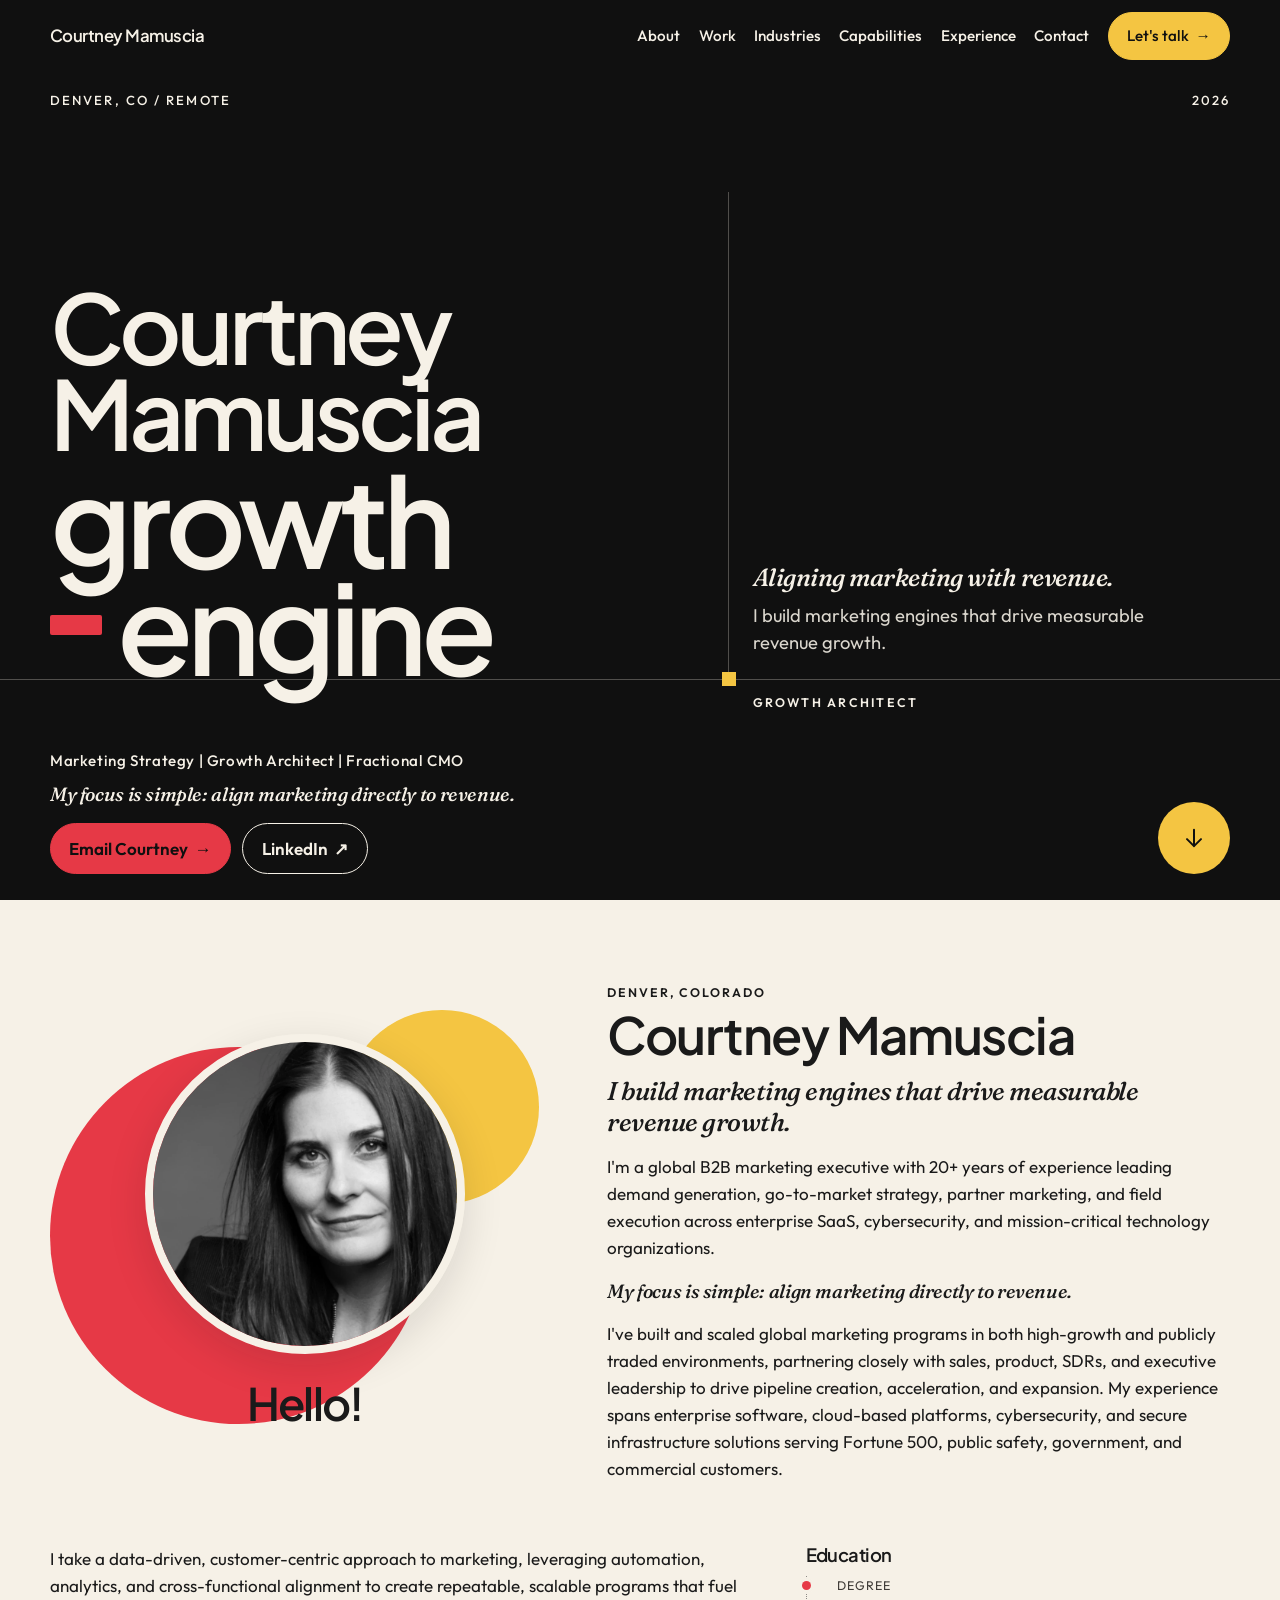
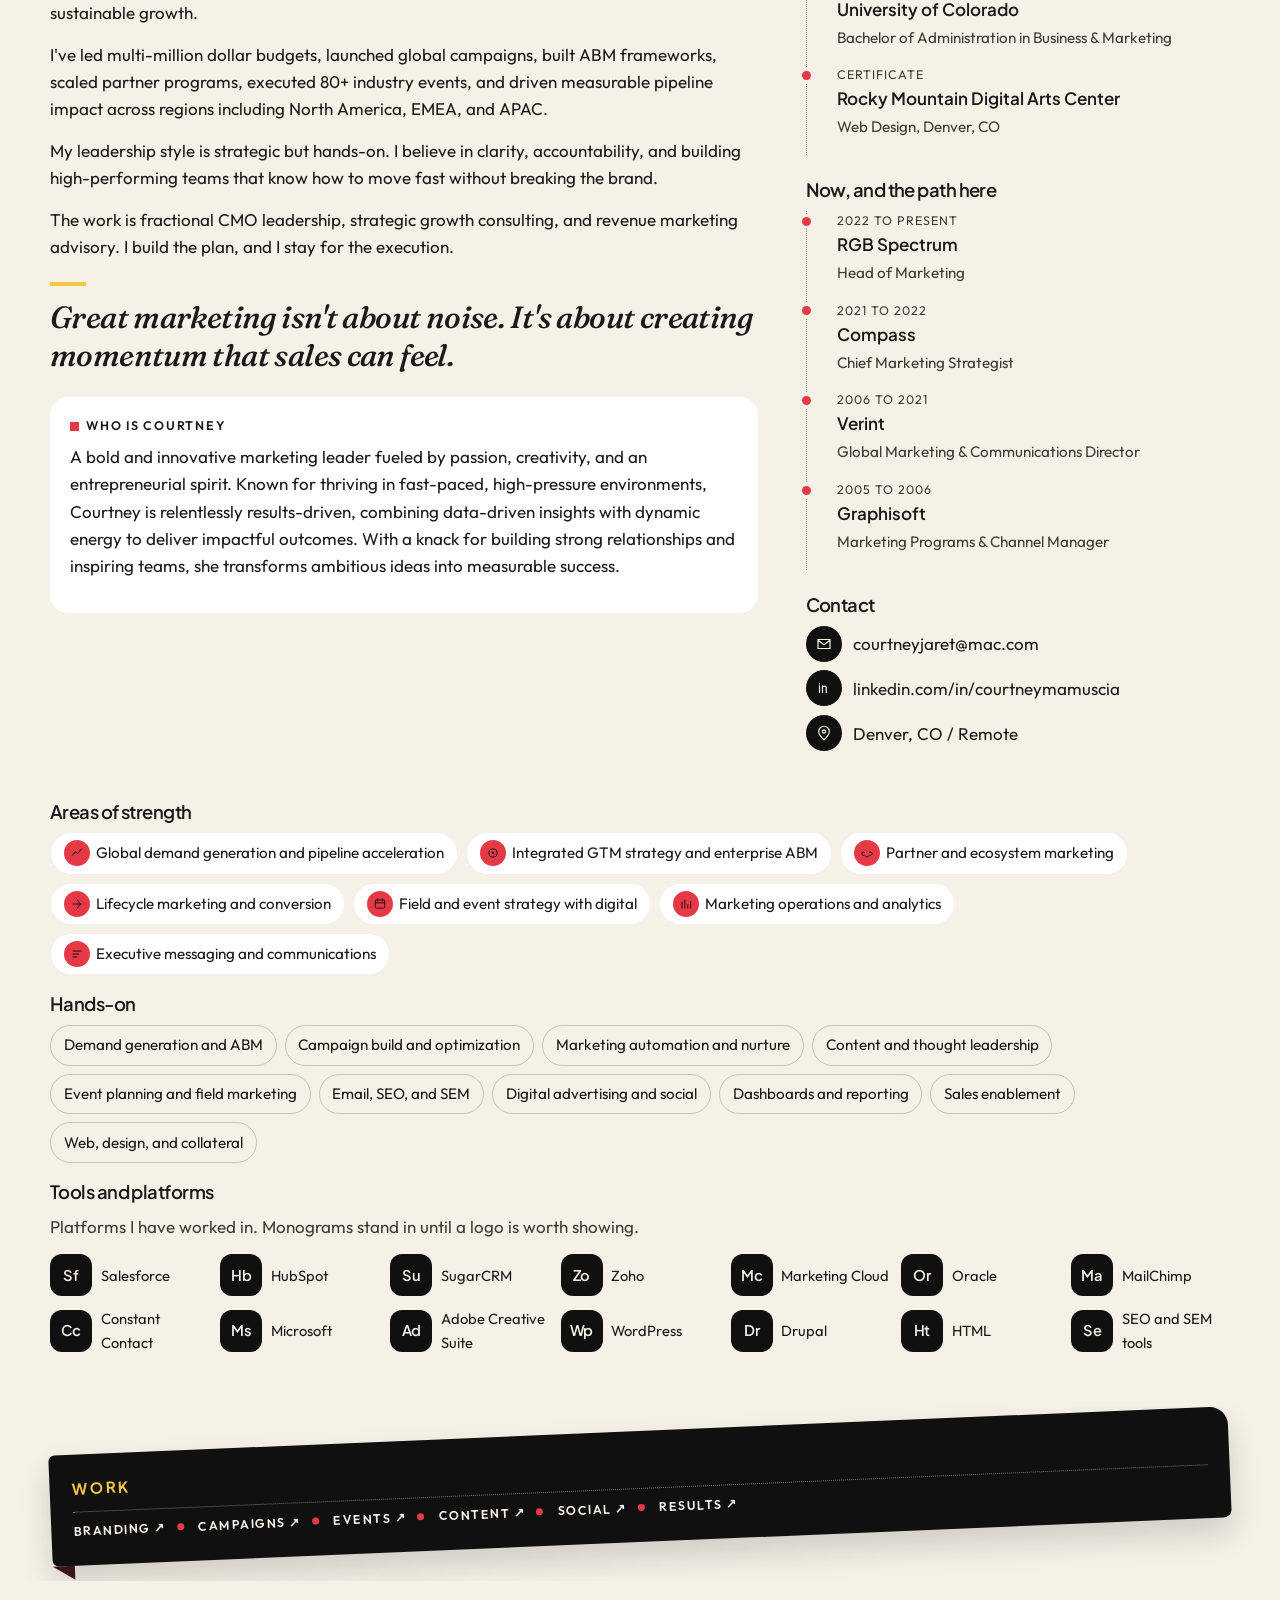
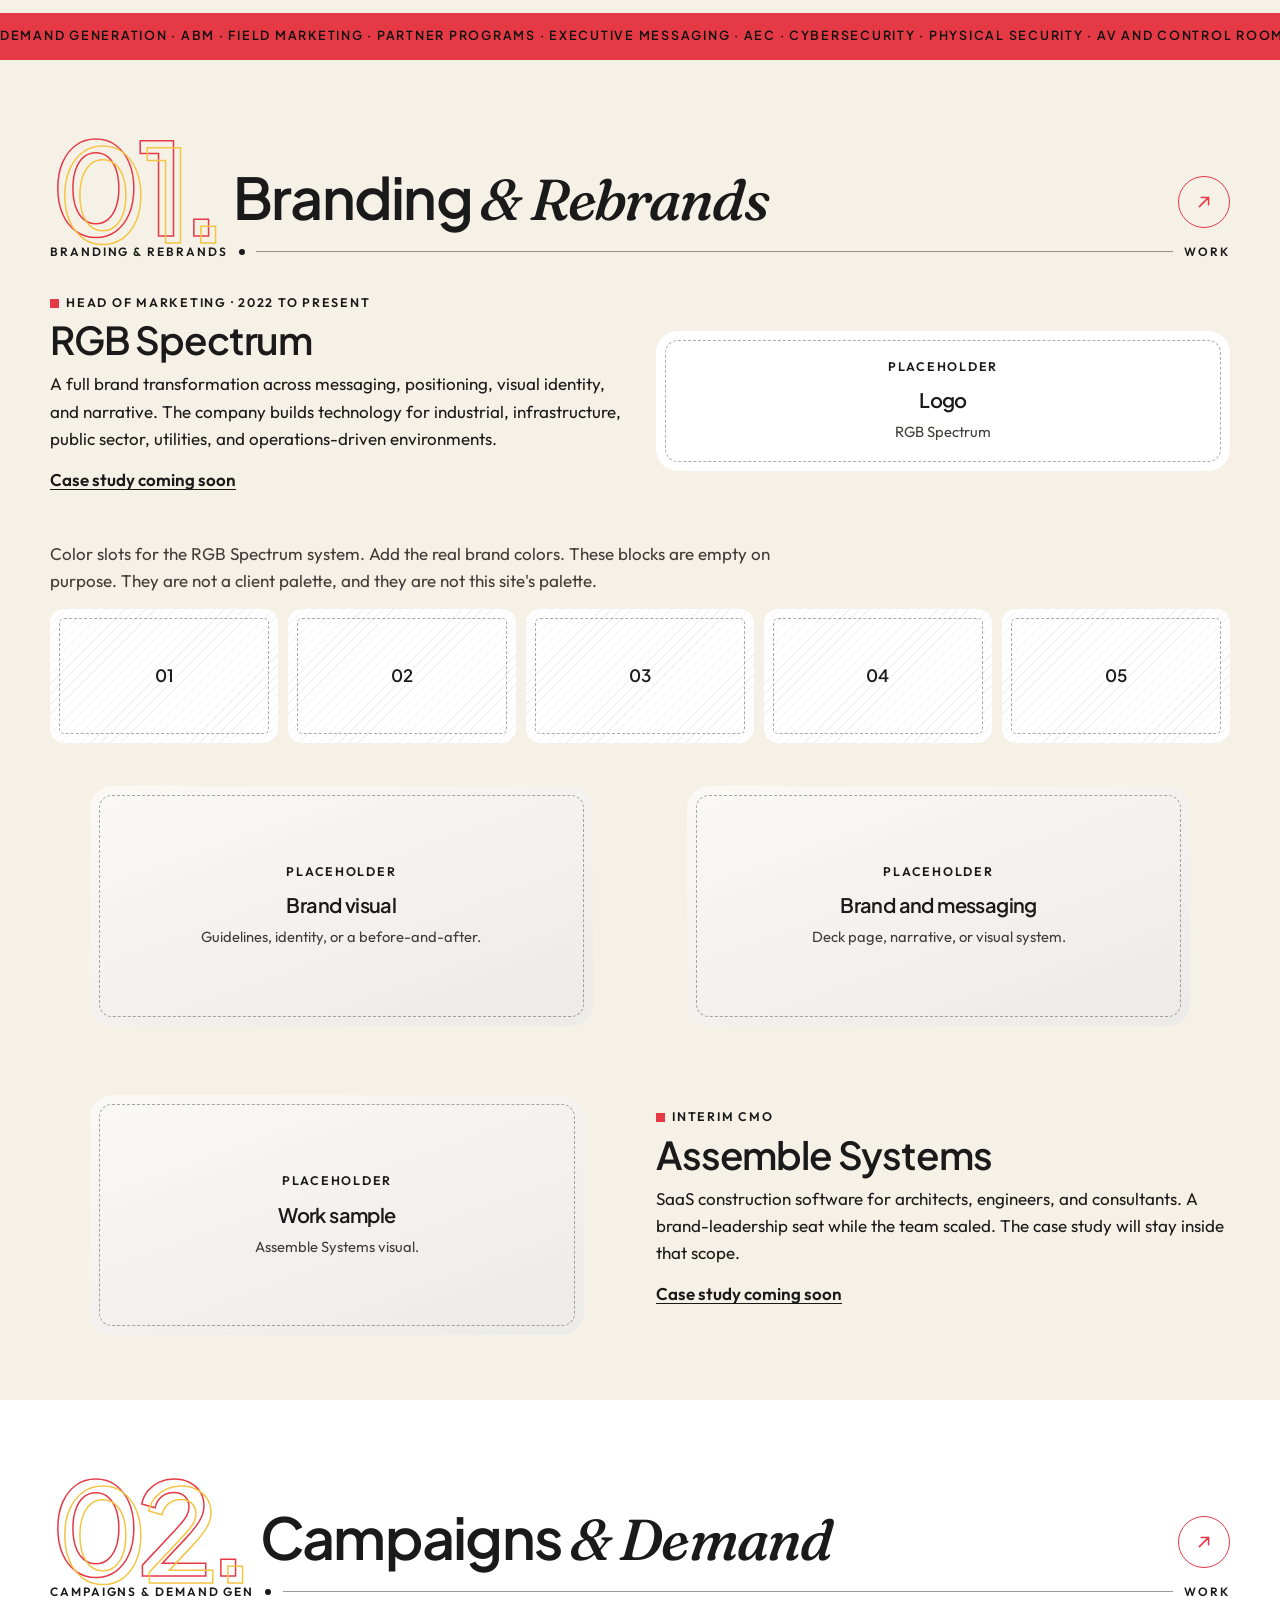
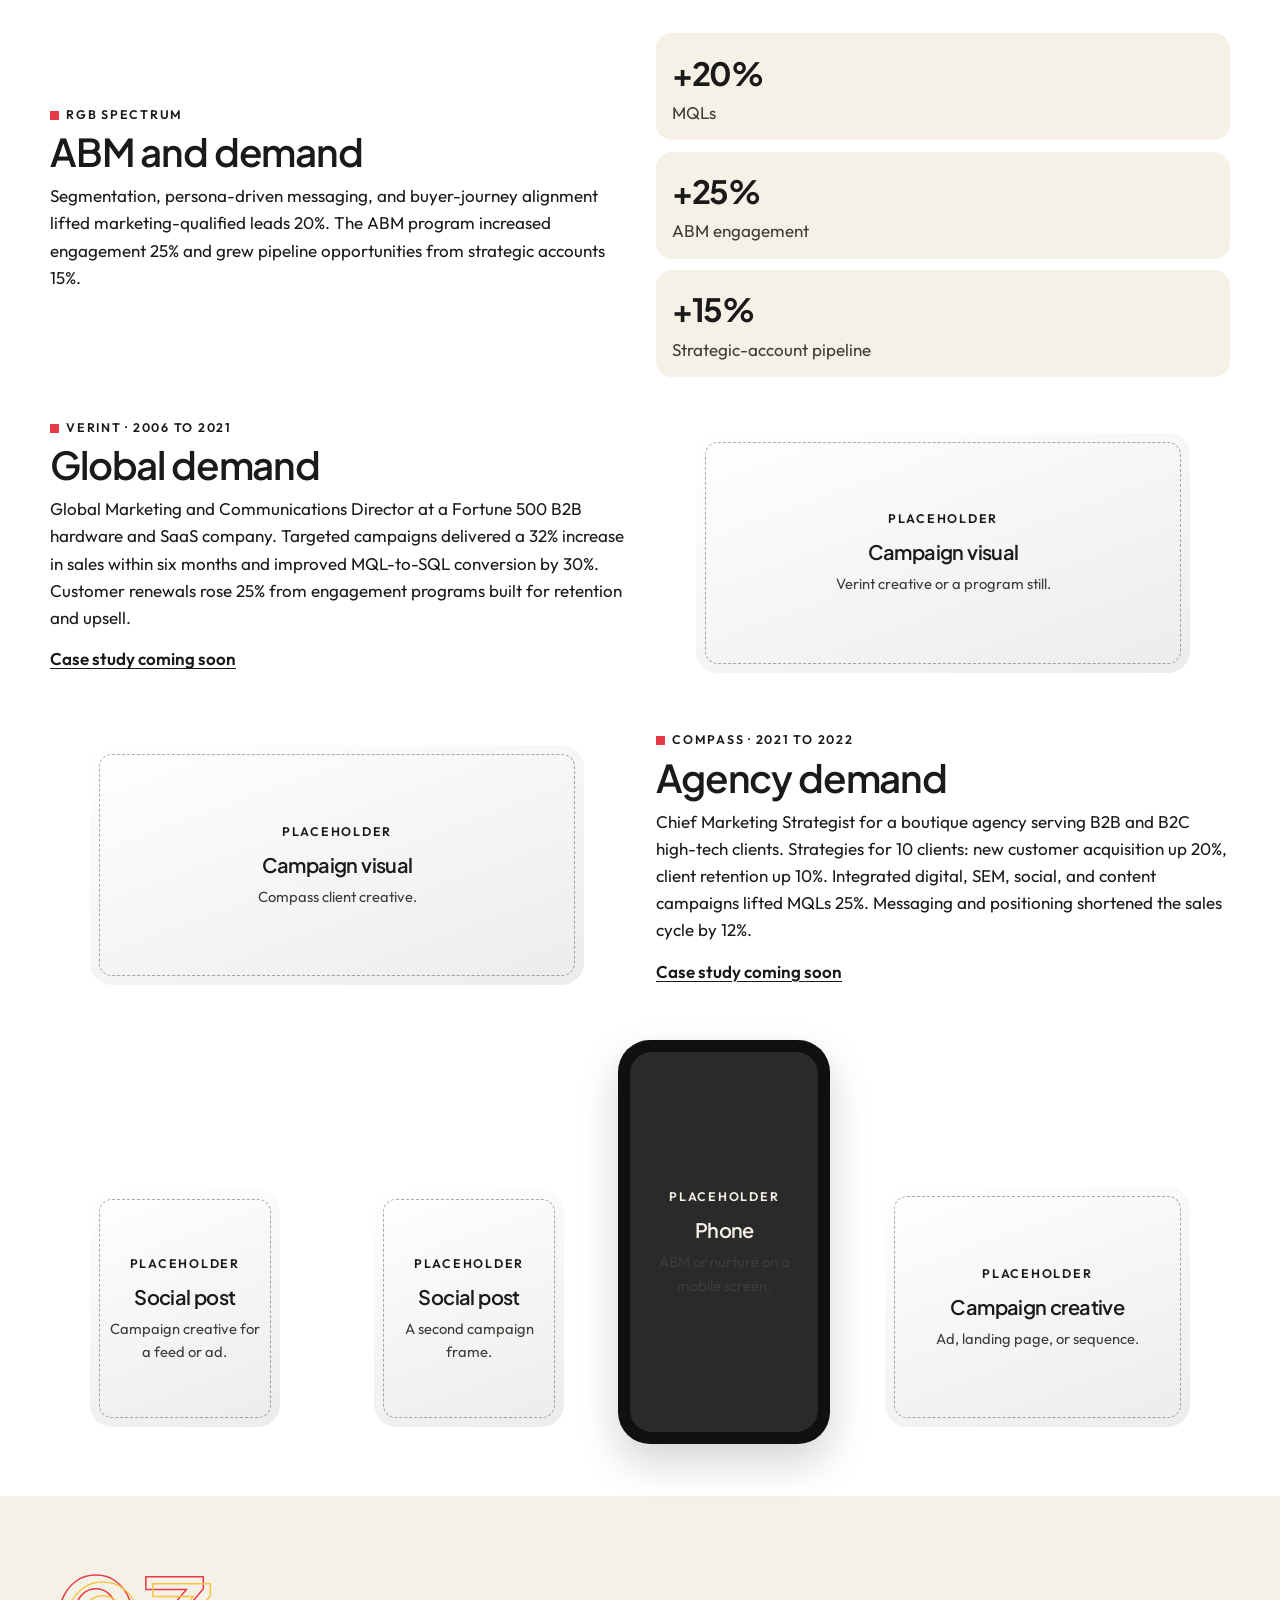
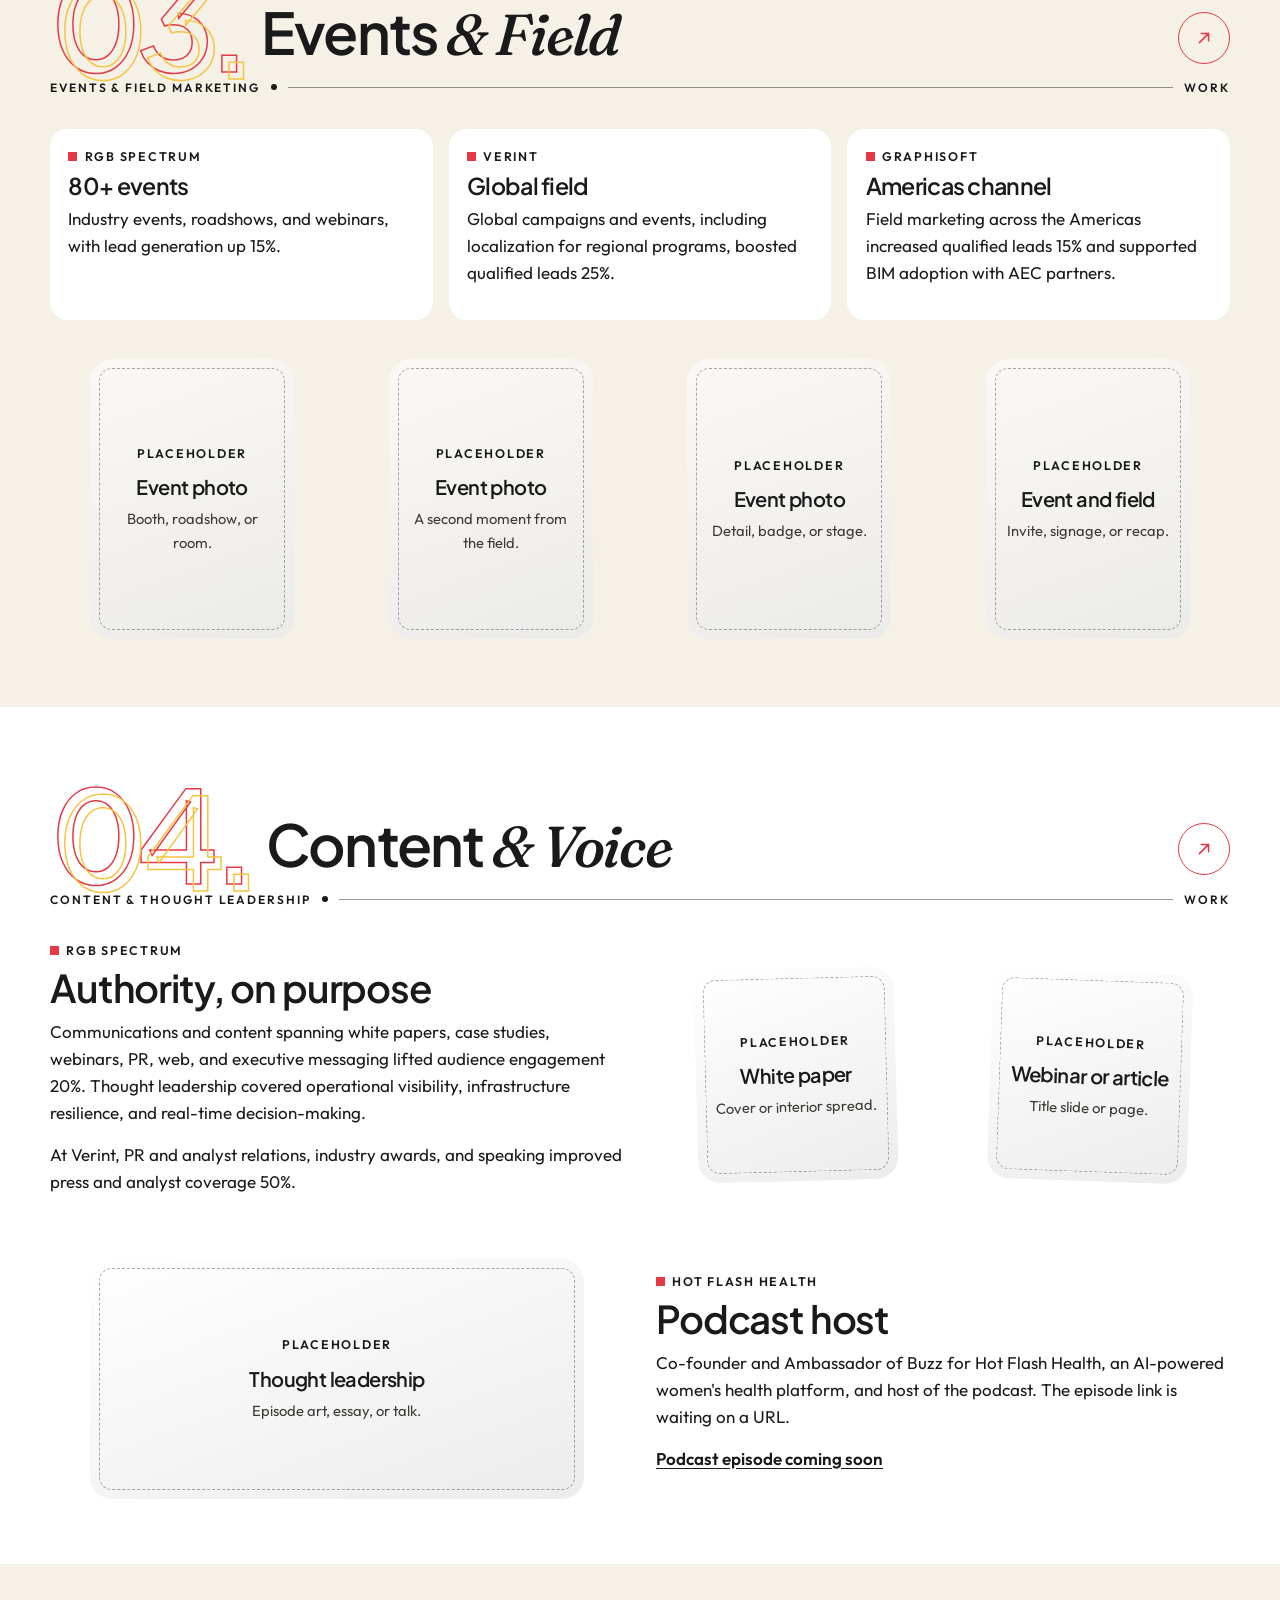
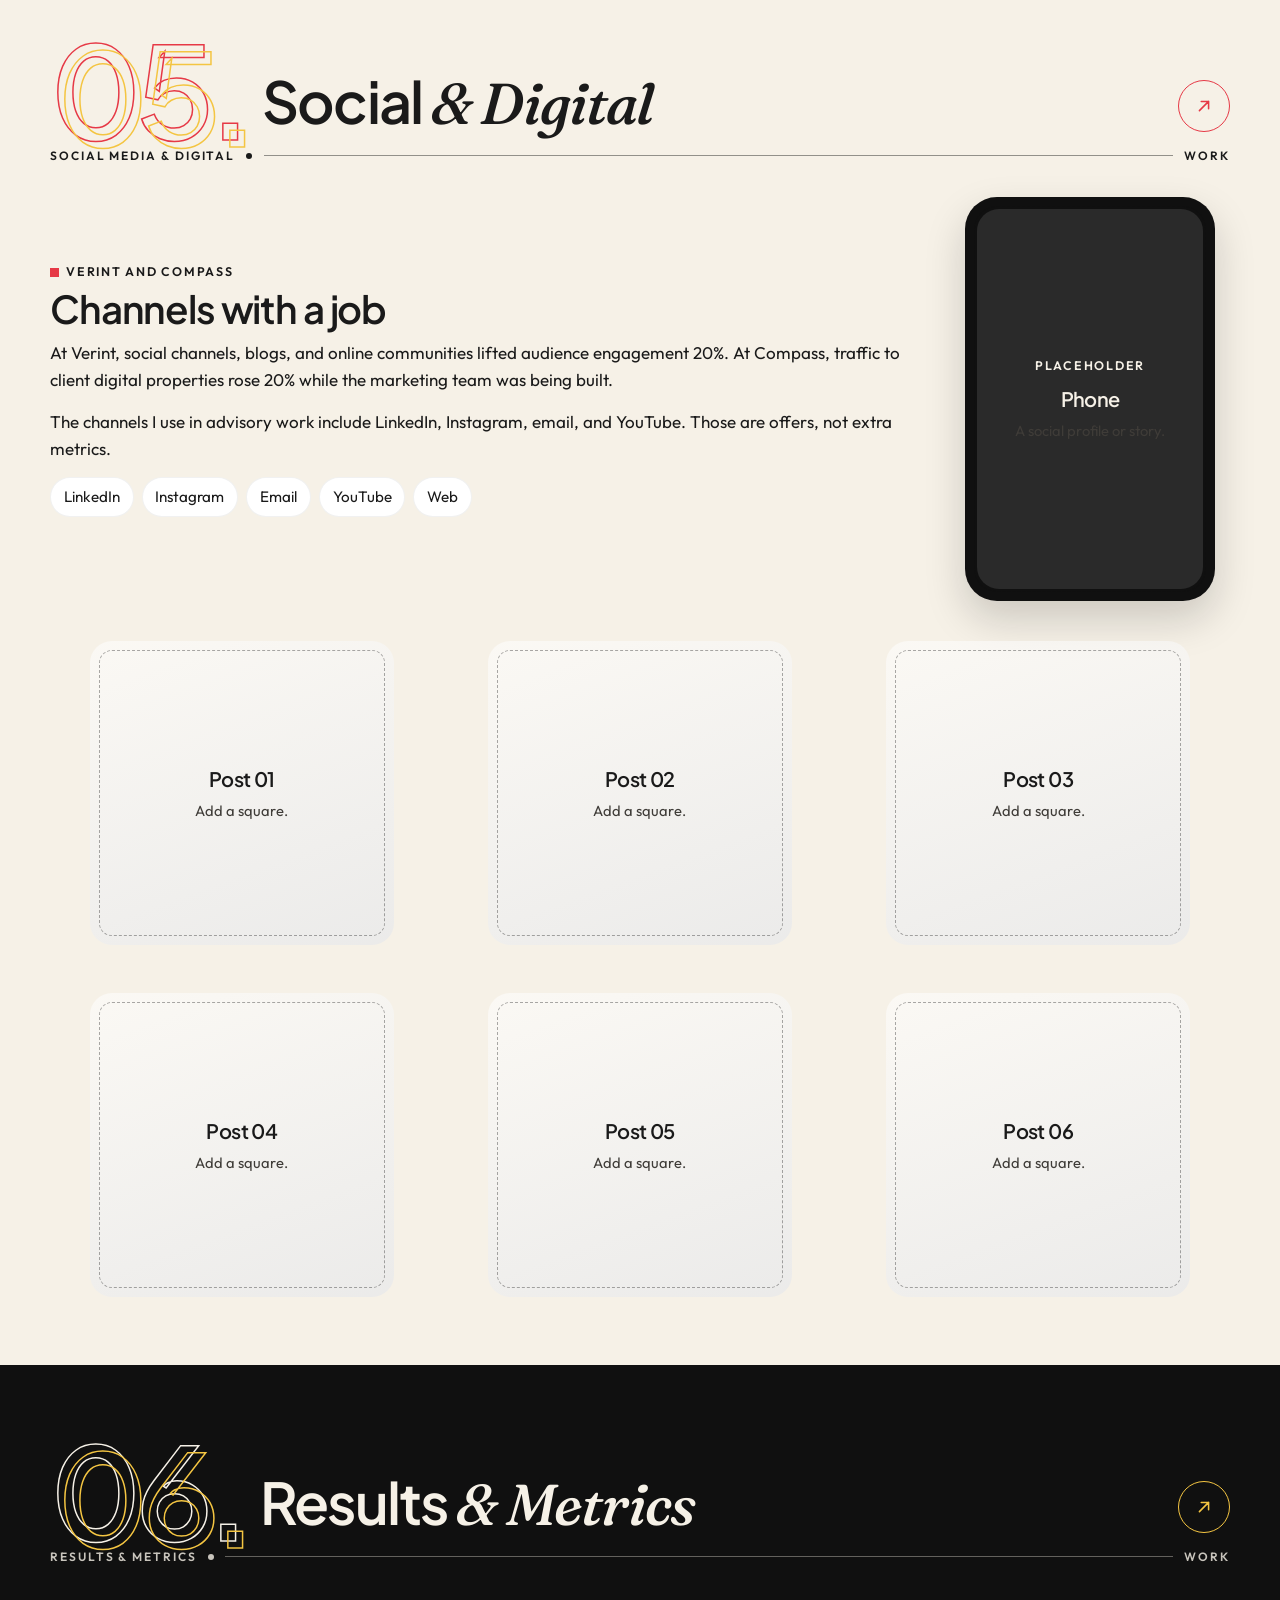
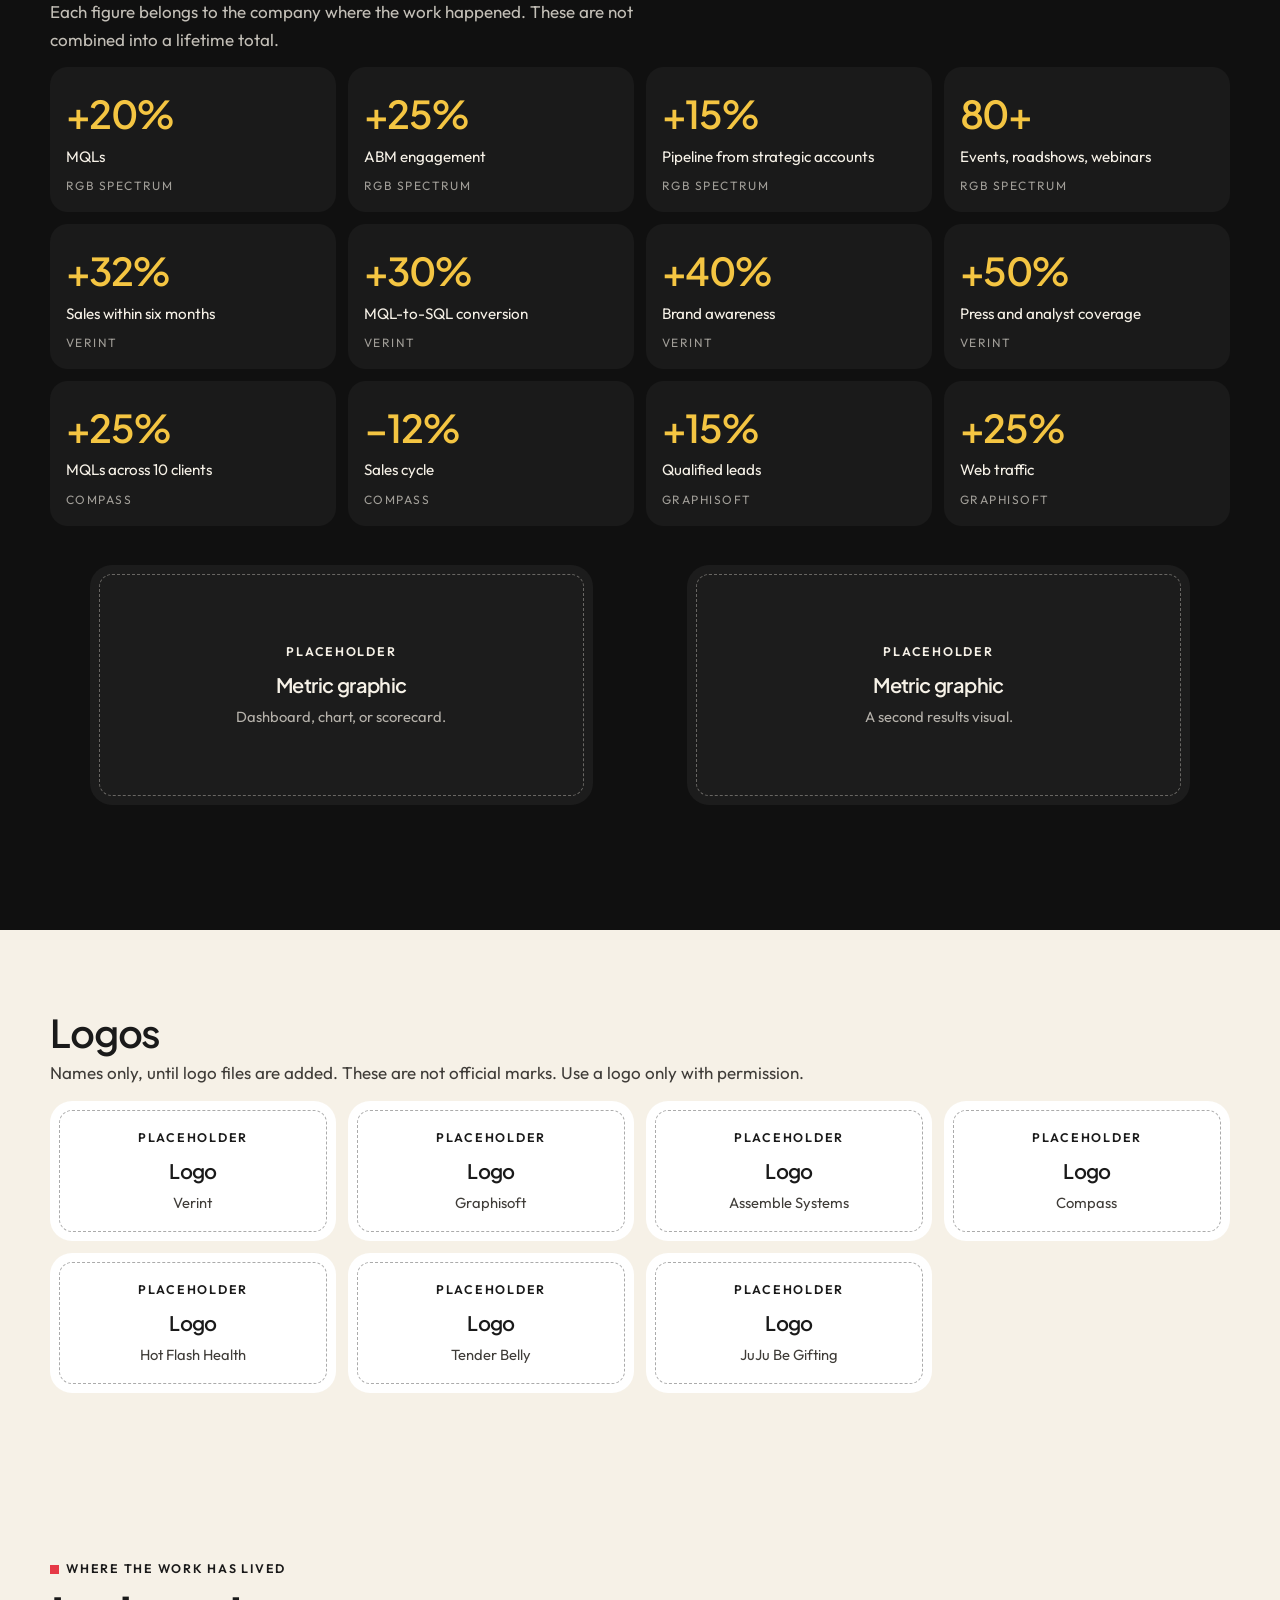
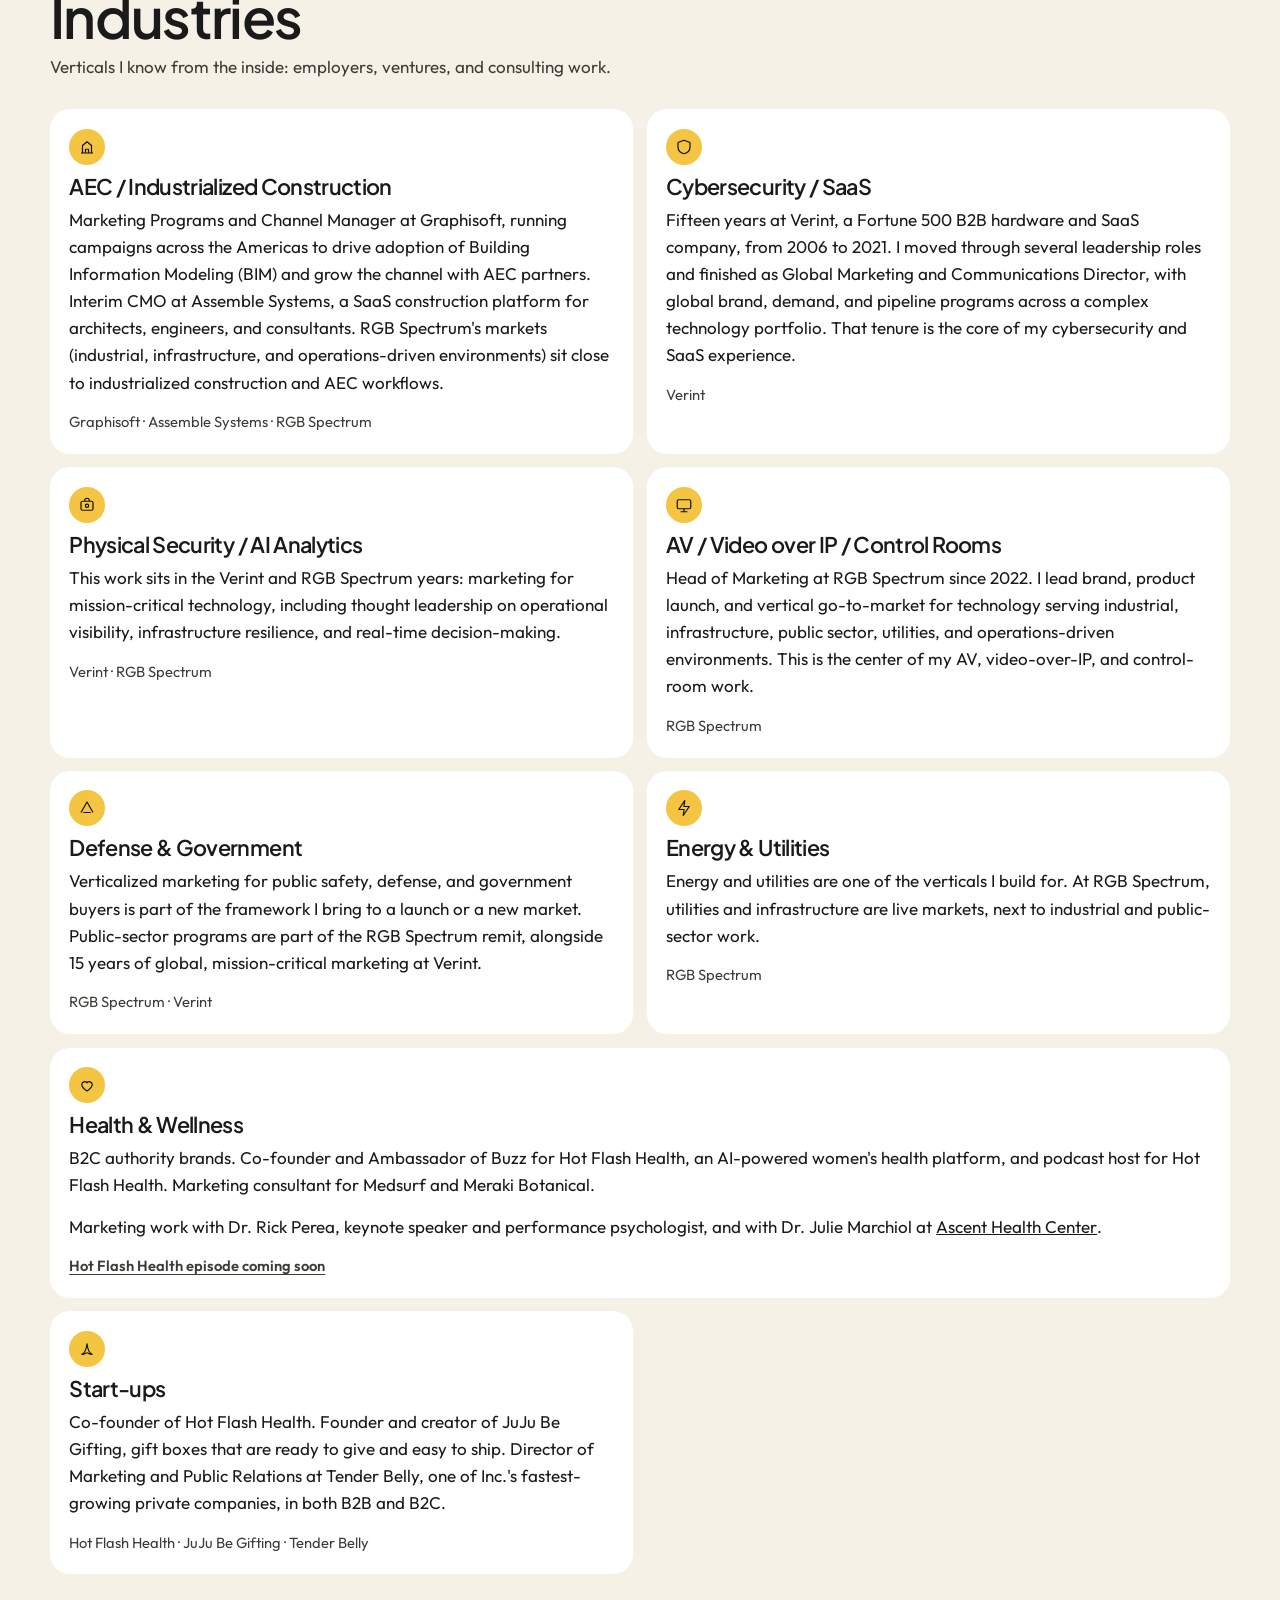
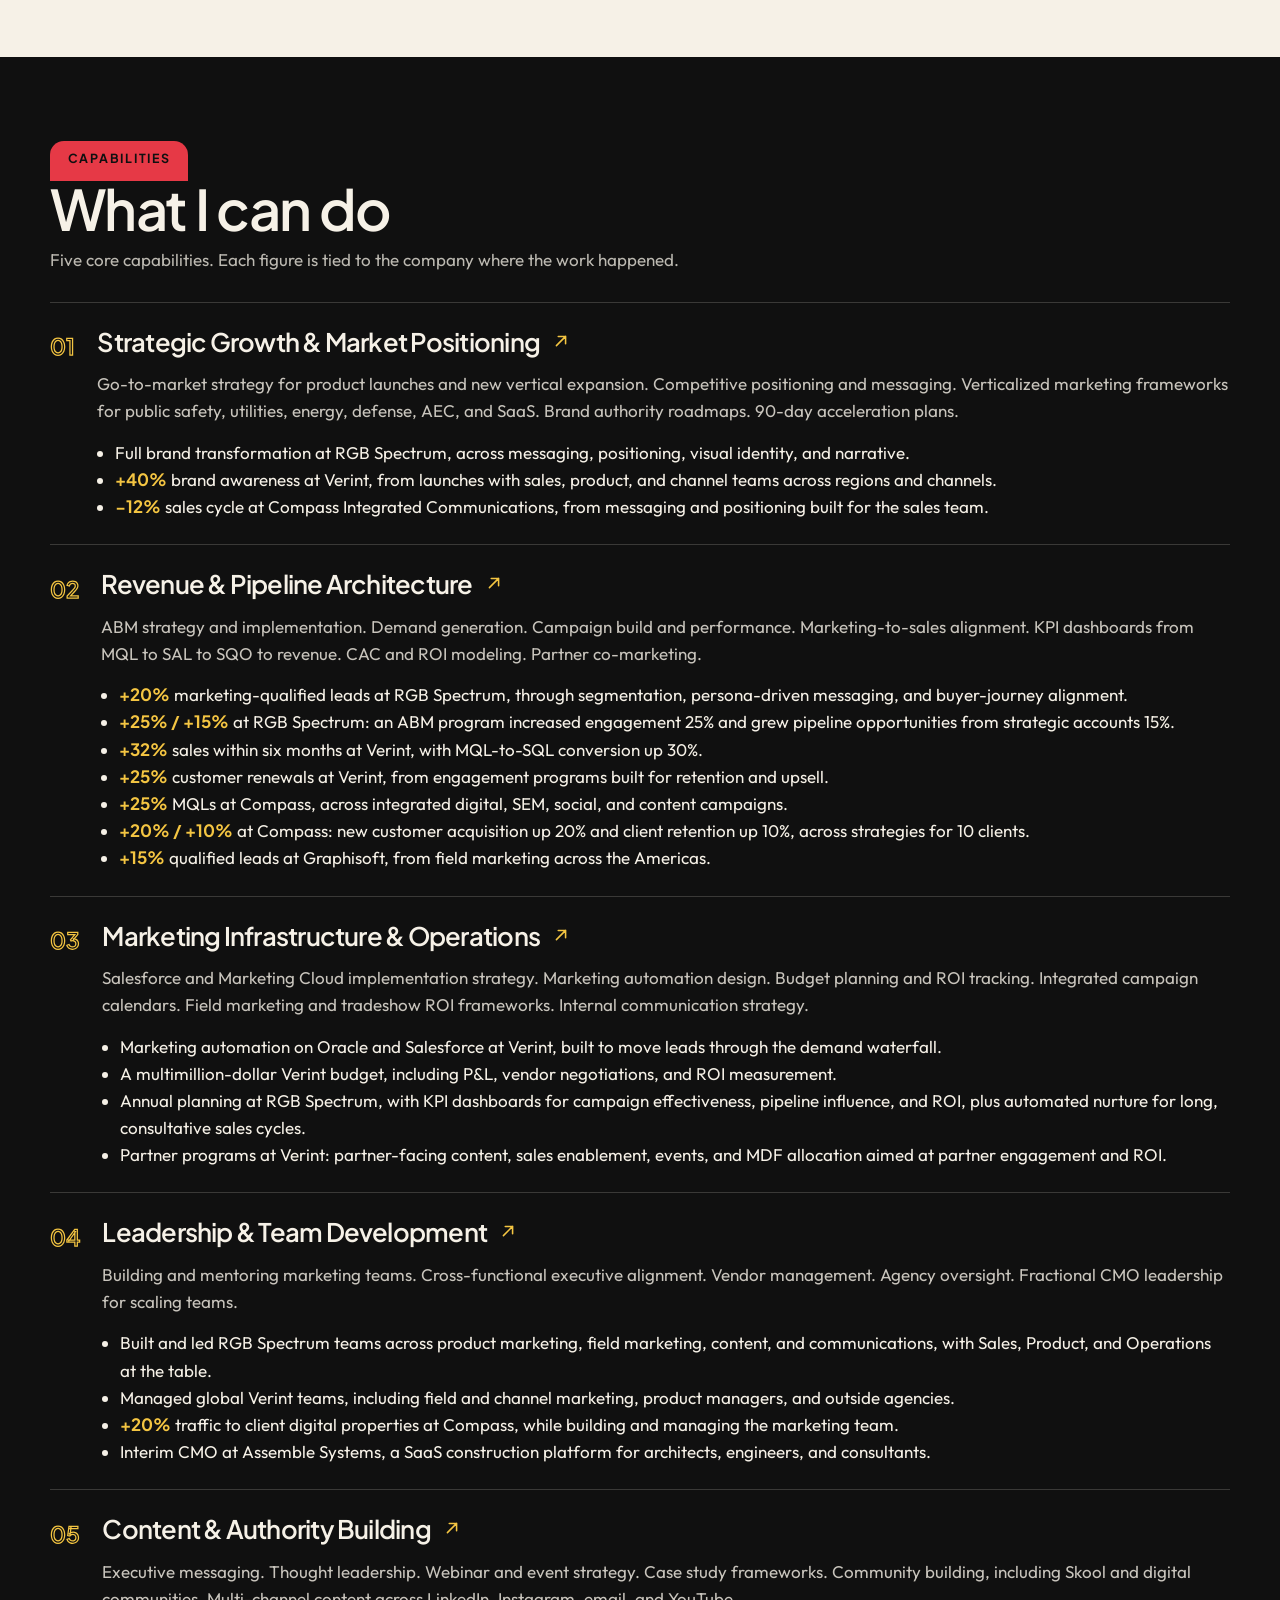
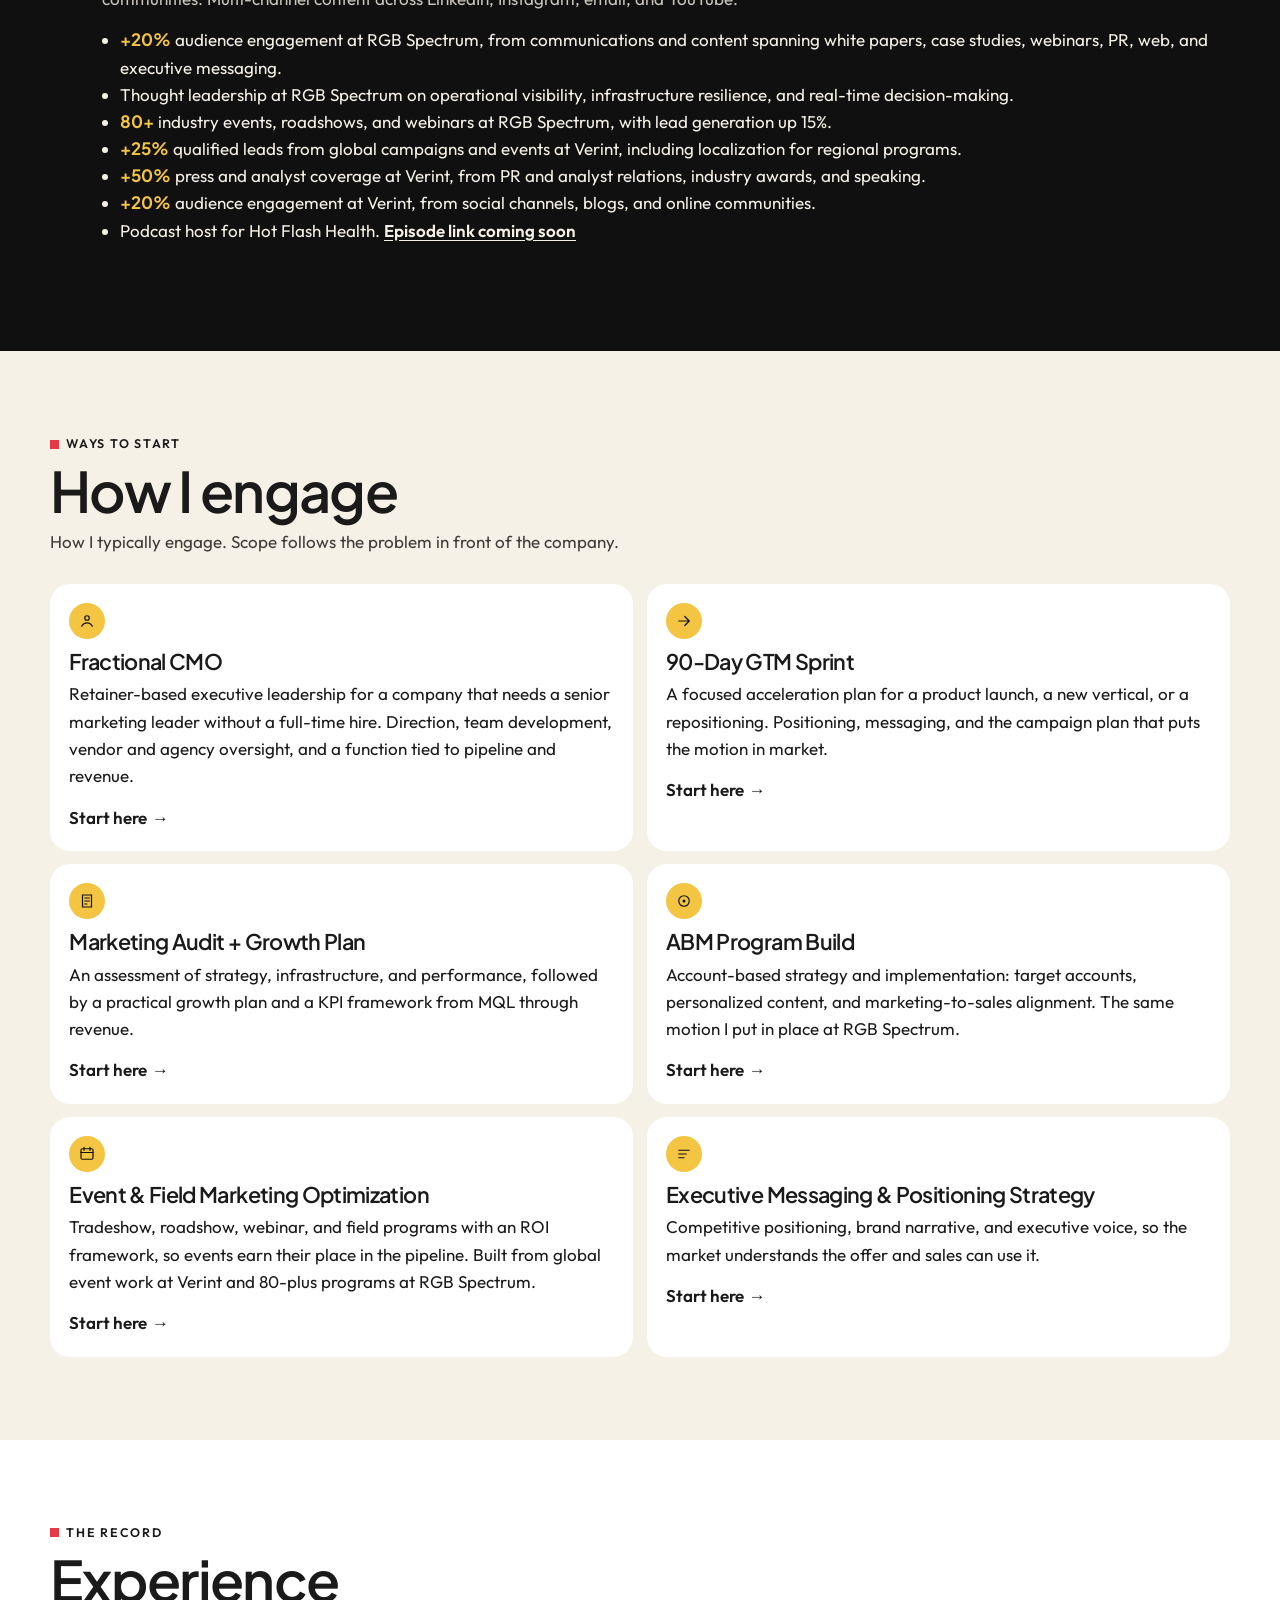
<file: index.html>
<!DOCTYPE html>
<html lang="en" class="no-js">
<head>
  <meta charset="utf-8">
  <script>document.documentElement.classList.replace("no-js", "js");</script>
  <meta name="viewport" content="width=device-width, initial-scale=1">
  <title>Courtney Mamuscia | Growth Architect — Aligning Marketing with Revenue</title>
  <meta name="description" content="Courtney Mamuscia builds marketing engines that drive measurable revenue growth. Fractional CMO and growth architect in Denver, CO, working remotely.">
  <meta name="author" content="Courtney Mamuscia">
  <meta name="theme-color" content="#101010">
  <meta name="color-scheme" content="light">
  <link rel="canonical" href="https://cmamuscia27.github.io/courtney-mamuscia-portfolio/">
  <meta property="og:type" content="website">
  <meta property="og:locale" content="en_US">
  <meta property="og:site_name" content="Courtney Mamuscia">
  <meta property="og:title" content="Courtney Mamuscia | Growth Architect — Aligning Marketing with Revenue">
  <meta property="og:description" content="I build marketing engines that drive measurable revenue growth.">
  <meta property="og:url" content="https://cmamuscia27.github.io/courtney-mamuscia-portfolio/">
  <meta property="og:image" content="https://cmamuscia27.github.io/courtney-mamuscia-portfolio/assets/og.jpg">
  <meta property="og:image:width" content="1200">
  <meta property="og:image:height" content="630">
  <meta property="og:image:alt" content="Courtney Mamuscia, Growth Architect. Aligning Marketing with Revenue. Fractional CMO. Denver, CO / Remote.">
  <meta name="twitter:card" content="summary_large_image">
  <meta name="twitter:title" content="Courtney Mamuscia | Growth Architect — Aligning Marketing with Revenue">
  <meta name="twitter:description" content="I build marketing engines that drive measurable revenue growth.">
  <meta name="twitter:image" content="https://cmamuscia27.github.io/courtney-mamuscia-portfolio/assets/og.jpg">
  <meta name="twitter:image:alt" content="Courtney Mamuscia, Growth Architect. Aligning Marketing with Revenue.">
  <link rel="icon" href="favicon.svg" type="image/svg+xml">
  <link rel="apple-touch-icon" href="assets/apple-touch-icon.png">
  <link rel="preload" href="assets/fonts/plus-jakarta-600.woff2" as="font" type="font/woff2" crossorigin>
  <link rel="preload" href="assets/courtney-mamuscia.webp" as="image" type="image/webp">
  <link rel="stylesheet" href="styles.css?v=5">
  <script type="application/ld+json">
  {
    "@context": "https://schema.org",
    "@type": "Person",
    "name": "Courtney Mamuscia",
    "jobTitle": "Marketing Strategy | Growth Architect | Fractional CMO",
    "description": "I build marketing engines that drive measurable revenue growth.",
    "email": "courtneyjaret@mac.com",
    "url": "https://cmamuscia27.github.io/courtney-mamuscia-portfolio/",
    "image": "https://cmamuscia27.github.io/courtney-mamuscia-portfolio/assets/courtney-mamuscia.jpg",
    "address": {
      "@type": "PostalAddress",
      "addressLocality": "Denver",
      "addressRegion": "CO",
      "addressCountry": "US"
    },
    "alumniOf": {
      "@type": "CollegeOrUniversity",
      "name": "University of Colorado"
    },
    "sameAs": ["https://www.linkedin.com/in/courtneymamuscia/"]
  }
  </script>
</head>
<body>
  <!--
    PLACEHOLDER INDEX
    Search this file for "PLACEHOLDER:" to find every slot.
    Classes: .placeholder .placeholder-link .placeholder-label .placeholder-note
             .frame .phone .logo-slot .testimonial-slot .podcast-link .swatch
    An img inside a .frame, .phone-screen, .logo-slot, or .swatch hides the placeholder copy.
    Swap guide: README.md
  -->
  <a class="skip-link" href="#main">Skip to content</a>
  <header class="site-header" id="top">
    <div class="shell header-bar">
      <a class="logo" href="#top">Courtney <span class="logo-last">Mamuscia</span></a>
      <button class="nav-toggle" type="button" aria-expanded="false" aria-controls="site-nav">Menu</button>
      <nav class="site-nav" id="site-nav" aria-label="Primary">
        <a href="#about">About</a>
        <a href="#work">Work</a>
        <a href="#industries">Industries</a>
        <a href="#capabilities">Capabilities</a>
        <a href="#experience">Experience</a>
        <a href="#contact">Contact</a>
        <a class="btn nav-cta" href="#contact">Let's talk <span class="arrow" aria-hidden="true">→</span></a>
      </nav>
    </div>
  </header>

  <main id="main">
    <section class="cover" aria-labelledby="hero-title">
      <div class="shell cover-inner">
        <p class="cover-kicker">Denver, CO / Remote</p>
        <p class="cover-year"><span id="cover-year">2026</span></p>
        <div class="cover-words">
          <h1 id="hero-title">
            <span class="cover-name">Courtney<br>Mamuscia</span>
            <span class="cover-display">
              <span class="cover-word">growth</span>
              <span class="cover-word cover-word-2"><span class="dash"></span>engine</span>
            </span>
          </h1>
        </div>
        <p class="cover-aside"><em>Aligning marketing with revenue.</em> I build marketing engines that drive measurable revenue growth.</p>
        <div class="cover-rule">
          <span class="cover-sq" aria-hidden="true"></span>
          <p class="cover-role">Growth Architect</p>
        </div>
        <div class="cover-foot">
          <div>
            <p class="title-line">Marketing Strategy | Growth Architect | Fractional CMO</p>
            <p class="focus-line">My focus is simple: align marketing directly to revenue.</p>
            <div class="actions">
              <a class="btn" href="mailto:courtneyjaret@mac.com">Email Courtney <span class="arrow" aria-hidden="true">→</span></a>
              <a class="btn btn-ghost" href="https://www.linkedin.com/in/courtneymamuscia/" rel="me noopener noreferrer" target="_blank">LinkedIn <span class="arrow" aria-hidden="true">↗</span><span class="visually-hidden"> (opens in a new tab)</span></a>
            </div>
          </div>
          <a class="circle-btn" href="#about">
            <span class="visually-hidden">Continue to about</span>
            <svg viewBox="0 0 24 24" aria-hidden="true"><path d="M12 5v14M6 13l6 6 6-6" fill="none" stroke="currentColor" stroke-width="1.7" stroke-linecap="round" stroke-linejoin="round"/></svg>
          </a>
        </div>
      </div>
    </section>

    <section class="hello section" id="about" aria-labelledby="about-title">
      <div class="shell">
        <div class="hello-grid">
          <div class="hello-visual reveal">
            <span class="blob blob-red" aria-hidden="true"></span>
            <span class="blob blob-yellow" aria-hidden="true"></span>
            <figure class="hello-photo">
              <picture>
                <source srcset="assets/courtney-mamuscia.webp" type="image/webp">
                <img src="assets/courtney-mamuscia.jpg" width="800" height="796" alt="Black-and-white headshot of Courtney Mamuscia, smiling, in a dark blazer." fetchpriority="high" decoding="async">
              </picture>
            </figure>
            <p class="hello-hi">Hello!</p>
          </div>
          <div class="hello-copy reveal">
            <p class="place-line">Denver, Colorado</p>
            <h2 id="about-title">Courtney Mamuscia</h2>
            <p class="statement">I build marketing engines that drive measurable revenue growth.</p>
            <p>I'm a global B2B marketing executive with 20+ years of experience leading demand generation, go-to-market strategy, partner marketing, and field execution across enterprise SaaS, cybersecurity, and mission-critical technology organizations.</p>
            <p class="focus-line">My focus is simple: align marketing directly to revenue.</p>
            <p>I've built and scaled global marketing programs in both high-growth and publicly traded environments, partnering closely with sales, product, SDRs, and executive leadership to drive pipeline creation, acceleration, and expansion. My experience spans enterprise software, cloud-based platforms, cybersecurity, and secure infrastructure solutions serving Fortune 500, public safety, government, and commercial customers.</p>
          </div>
        </div>

        <div class="hello-lower">
          <div class="hello-bio reveal" id="skills">
            <p>I take a data-driven, customer-centric approach to marketing, leveraging automation, analytics, and cross-functional alignment to create repeatable, scalable programs that fuel sustainable growth.</p>
            <p>I've led multi-million dollar budgets, launched global campaigns, built ABM frameworks, scaled partner programs, executed 80+ industry events, and driven measurable pipeline impact across regions including North America, EMEA, and APAC.</p>
            <p class="positioned">My leadership style is strategic but hands-on. I believe in clarity, accountability, and building high-performing teams that know how to move fast without breaking the brand.</p>
            <p>The work is fractional CMO leadership, strategic growth consulting, and revenue marketing advisory. I build the plan, and I stay for the execution.</p>
            <blockquote class="pull">
              <p>Great marketing isn't about noise. It's about creating momentum that sales can feel.</p>
            </blockquote>
            <aside class="who">
              <p class="kicker"><span class="sq" aria-hidden="true"></span> Who is Courtney</p>
              <p>A bold and innovative marketing leader fueled by passion, creativity, and an entrepreneurial spirit. Known for thriving in fast-paced, high-pressure environments, Courtney is relentlessly results-driven, combining data-driven insights with dynamic energy to deliver impactful outcomes. With a knack for building strong relationships and inspiring teams, she transforms ambitious ideas into measurable success.</p>
            </aside>
          </div>

          <div class="hello-side reveal">
            <div class="mini-block">
              <h3>Education</h3>
              <ol class="dot-list">
                <li>
                  <span class="when">Degree</span>
                  <strong>University of Colorado</strong>
                  <span>Bachelor of Administration in Business &amp; Marketing</span>
                </li>
                <li>
                  <span class="when">Certificate</span>
                  <strong>Rocky Mountain Digital Arts Center</strong>
                  <span>Web Design, Denver, CO</span>
                </li>
              </ol>
            </div>
            <div class="mini-block">
              <h3>Now, and the path here</h3>
              <ol class="dot-list">
                <li>
                  <span class="when">2022 to present</span>
                  <strong>RGB Spectrum</strong>
                  <span>Head of Marketing</span>
                </li>
                <li>
                  <span class="when">2021 to 2022</span>
                  <strong>Compass</strong>
                  <span>Chief Marketing Strategist</span>
                </li>
                <li>
                  <span class="when">2006 to 2021</span>
                  <strong>Verint</strong>
                  <span>Global Marketing &amp; Communications Director</span>
                </li>
                <li>
                  <span class="when">2005 to 2006</span>
                  <strong>Graphisoft</strong>
                  <span>Marketing Programs &amp; Channel Manager</span>
                </li>
              </ol>
            </div>
            <div class="contact-rows">
              <h3>Contact</h3>
              <a class="contact-row" href="mailto:courtneyjaret@mac.com">
                <span class="ico" aria-hidden="true"><svg viewBox="0 0 24 24"><path d="M4 6h16v12H4zM4 7l8 6 8-6" fill="none" stroke="currentColor" stroke-width="1.6" stroke-linejoin="round"/></svg></span>
                <span>courtneyjaret@<wbr>mac.com</span>
              </a>
              <a class="contact-row" href="https://www.linkedin.com/in/courtneymamuscia/" rel="me noopener noreferrer" target="_blank">
                <span class="ico" aria-hidden="true"><svg viewBox="0 0 24 24"><path d="M6 9v9M6 6.5h.01M10 18v-6a2.5 2.5 0 0 1 5 0v6M10 9v9" fill="none" stroke="currentColor" stroke-width="1.6" stroke-linecap="round"/></svg></span>
                <span>linkedin.com/in/<wbr>courtneymamuscia<span class="visually-hidden"> (opens in a new tab)</span></span>
              </a>
              <p class="contact-row">
                <span class="ico" aria-hidden="true"><svg viewBox="0 0 24 24"><path d="M12 21s7-6.2 7-11a7 7 0 1 0-14 0c0 4.8 7 11 7 11z" fill="none" stroke="currentColor" stroke-width="1.6"/><circle cx="12" cy="10" r="2.2" fill="none" stroke="currentColor" stroke-width="1.6"/></svg></span>
                <span>Denver, CO / Remote</span>
              </p>
            </div>
          </div>
        </div>

        <div class="pill-block reveal">
          <h3>Areas of strength</h3>
          <ul class="pills">
            <li><span class="ico" aria-hidden="true"><svg viewBox="0 0 24 24"><path d="M4 16l5-6 4 3 7-8" fill="none" stroke="currentColor" stroke-width="1.6" stroke-linecap="round" stroke-linejoin="round"/></svg></span> Global demand generation and pipeline acceleration</li>
            <li><span class="ico" aria-hidden="true"><svg viewBox="0 0 24 24"><circle cx="12" cy="12" r="7" fill="none" stroke="currentColor" stroke-width="1.6"/><circle cx="12" cy="12" r="2" fill="currentColor"/></svg></span> Integrated GTM strategy and enterprise ABM</li>
            <li><span class="ico" aria-hidden="true"><svg viewBox="0 0 24 24"><path d="M8 11a3 3 0 1 0-2 5.2M16 11a3 3 0 1 1 2 5.2M8 16.2A5 5 0 0 0 12 19a5 5 0 0 0 4-2.8" fill="none" stroke="currentColor" stroke-width="1.6" stroke-linecap="round"/></svg></span> Partner and ecosystem marketing</li>
            <li><span class="ico" aria-hidden="true"><svg viewBox="0 0 24 24"><path d="M5 12h14M13 6l6 6-6 6" fill="none" stroke="currentColor" stroke-width="1.6" stroke-linecap="round" stroke-linejoin="round"/></svg></span> Lifecycle marketing and conversion</li>
            <li><span class="ico" aria-hidden="true"><svg viewBox="0 0 24 24"><rect x="4" y="5" width="16" height="14" rx="2" fill="none" stroke="currentColor" stroke-width="1.6"/><path d="M8 3v4M16 3v4M4 10h16" fill="none" stroke="currentColor" stroke-width="1.6" stroke-linecap="round"/></svg></span> Field and event strategy with digital</li>
            <li><span class="ico" aria-hidden="true"><svg viewBox="0 0 24 24"><path d="M5 19V9M10 19V5M15 19v-6M20 19V8" fill="none" stroke="currentColor" stroke-width="1.6" stroke-linecap="round"/></svg></span> Marketing operations and analytics</li>
            <li><span class="ico" aria-hidden="true"><svg viewBox="0 0 24 24"><path d="M5 7h14M5 12h10M5 17h7" fill="none" stroke="currentColor" stroke-width="1.6" stroke-linecap="round"/></svg></span> Executive messaging and communications</li>
          </ul>
          <h3>Hands-on</h3>
          <ul class="pills pills-soft">
            <li>Demand generation and ABM</li>
            <li>Campaign build and optimization</li>
            <li>Marketing automation and nurture</li>
            <li>Content and thought leadership</li>
            <li>Event planning and field marketing</li>
            <li>Email, SEO, and SEM</li>
            <li>Digital advertising and social</li>
            <li>Dashboards and reporting</li>
            <li>Sales enablement</li>
            <li>Web, design, and collateral</li>
          </ul>
        </div>

        <div class="tools reveal">
          <h3>Tools and platforms</h3>
          <p class="section-lead">Platforms I have worked in. Monograms stand in until a logo is worth showing.</p>
          <ul class="tool-grid">
            <li><span>Sf</span> Salesforce</li>
            <li><span>Hb</span> HubSpot</li>
            <li><span>Su</span> SugarCRM</li>
            <li><span>Zo</span> Zoho</li>
            <li><span>Mc</span> Marketing Cloud</li>
            <li><span>Or</span> Oracle</li>
            <li><span>Ma</span> MailChimp</li>
            <li><span>Cc</span> Constant Contact</li>
            <li><span>Ms</span> Microsoft</li>
            <li><span>Ad</span> Adobe Creative Suite</li>
            <li><span>Wp</span> WordPress</li>
            <li><span>Dr</span> Drupal</li>
            <li><span>Ht</span> HTML</li>
            <li><span>Se</span> SEO and SEM tools</li>
          </ul>
        </div>
      </div>

      <div class="ribbon-wrap">
        <div class="ribbon">
          <span class="ribbon-fold" aria-hidden="true"></span>
          <p class="ribbon-title">Work</p>
          <ol class="ribbon-list">
            <li><a href="#branding">Branding <span aria-hidden="true">↗</span></a></li>
            <li><a href="#campaigns">Campaigns <span aria-hidden="true">↗</span></a></li>
            <li><a href="#events">Events <span aria-hidden="true">↗</span></a></li>
            <li><a href="#content">Content <span aria-hidden="true">↗</span></a></li>
            <li><a href="#social">Social <span aria-hidden="true">↗</span></a></li>
            <li><a href="#results">Results <span aria-hidden="true">↗</span></a></li>
          </ol>
        </div>
      </div>
    </section>

    <div class="marquee" aria-hidden="true">
      <div class="marquee-track">
        <p>Demand generation · ABM · Field marketing · Partner programs · Executive messaging · AEC · Cybersecurity · Physical security · AV and control rooms · Defense and government · Energy and utilities · Health and wellness · Start-ups ·&nbsp;</p>
        <p>Demand generation · ABM · Field marketing · Partner programs · Executive messaging · AEC · Cybersecurity · Physical security · AV and control rooms · Defense and government · Energy and utilities · Health and wellness · Start-ups ·&nbsp;</p>
      </div>
    </div>

    <div class="work" id="work">
      <section class="work-block" id="branding" aria-labelledby="branding-title">
        <div class="shell">
          <header class="work-head reveal">
            <div class="work-title-row">
              <p class="numeral" aria-hidden="true"><span class="numeral-back">01.</span><span class="numeral-front">01.</span></p>
              <h2 id="branding-title">Branding <span class="amp">&amp; Rebrands</span></h2>
              <a class="diag" href="#branding-projects" aria-label="Branding projects">
                <svg viewBox="0 0 24 24" aria-hidden="true"><path d="M7 17L17 7M9 7h8v8" fill="none" stroke="currentColor" stroke-width="1.7" stroke-linecap="round" stroke-linejoin="round"/></svg>
              </a>
            </div>
            <p class="rule-label"><span>Branding &amp; Rebrands</span><span class="dot" aria-hidden="true"></span><span class="rule" aria-hidden="true"></span><span>Work</span></p>
          </header>

          <div class="project reveal" id="branding-projects">
            <div class="project-copy">
              <p class="kicker"><span class="sq" aria-hidden="true"></span> Head of Marketing · 2022 to present</p>
              <h3>RGB Spectrum</h3>
              <p>A full brand transformation across messaging, positioning, visual identity, and narrative. The company builds technology for industrial, infrastructure, public sector, utilities, and operations-driven environments.</p>
              <!-- PLACEHOLDER: case-study | id: case-rgb -->
              <p class="placeholder-inline" id="case-rgb" data-placeholder="case-rgb"><a class="placeholder-link" href="#case-rgb">Case study coming soon<span class="visually-hidden">. Placeholder link.</span></a></p>
            </div>
            <div class="project-visual">
              <!-- PLACEHOLDER: logo | id: logo-rgb -->
              <div class="logo-slot placeholder" id="logo-rgb" data-placeholder="logo-rgb">
                <div class="ph-copy">
                  <p class="kicker">Placeholder</p>
                  <p class="placeholder-label">Logo</p>
                  <p class="placeholder-note">RGB Spectrum</p>
                </div>
              </div>
            </div>
          </div>

          <!-- PLACEHOLDER: swatches | id: swatch-rgb | these are empty slots, not a client palette -->
          <div class="swatch-row reveal" id="swatch-rgb" data-placeholder="swatch-rgb">
            <p class="swatch-note">Color slots for the RGB Spectrum system. Add the real brand colors. These blocks are empty on purpose. They are not a client palette, and they are not this site's palette.</p>
            <ul class="swatches">
              <li class="swatch placeholder" id="swatch-rgb-1" data-placeholder="swatch-rgb-1"><span class="ph-copy">01</span></li>
              <li class="swatch placeholder" id="swatch-rgb-2" data-placeholder="swatch-rgb-2"><span class="ph-copy">02</span></li>
              <li class="swatch placeholder" id="swatch-rgb-3" data-placeholder="swatch-rgb-3"><span class="ph-copy">03</span></li>
              <li class="swatch placeholder" id="swatch-rgb-4" data-placeholder="swatch-rgb-4"><span class="ph-copy">04</span></li>
              <li class="swatch placeholder" id="swatch-rgb-5" data-placeholder="swatch-rgb-5"><span class="ph-copy">05</span></li>
            </ul>
          </div>

          <div class="card-grid reveal">
            <!-- PLACEHOLDER: case-media | id: case-media-rgb -->
            <figure class="frame placeholder" id="case-media-rgb" data-placeholder="case-media-rgb">
              <div class="ph-copy">
                <p class="kicker">Placeholder</p>
                <p class="placeholder-label">Brand visual</p>
                <p class="placeholder-note">Guidelines, identity, or a before-and-after.</p>
              </div>
            </figure>
            <!-- PLACEHOLDER: work-sample | id: work-sample-2 -->
            <figure class="frame placeholder" id="work-sample-2" data-placeholder="work-sample-2">
              <div class="ph-copy">
                <p class="kicker">Placeholder</p>
                <p class="placeholder-label">Brand and messaging</p>
                <p class="placeholder-note">Deck page, narrative, or visual system.</p>
              </div>
            </figure>
          </div>

          <div class="project project-flip reveal">
            <div class="project-copy">
              <!-- PLACEHOLDER: case-study | id: case-assemble -->
              <p class="kicker"><span class="sq" aria-hidden="true"></span> Interim CMO</p>
              <h3 id="case-assemble">Assemble Systems</h3>
              <p>SaaS construction software for architects, engineers, and consultants. A brand-leadership seat while the team scaled. The case study will stay inside that scope.</p>
              <p><a class="placeholder-link" href="#case-assemble" data-placeholder="case-assemble">Case study coming soon<span class="visually-hidden">. Placeholder link.</span></a></p>
            </div>
            <!-- PLACEHOLDER: case-media | id: case-media-assemble -->
            <figure class="frame placeholder" id="case-media-assemble" data-placeholder="case-media-assemble">
              <div class="ph-copy">
                <p class="kicker">Placeholder</p>
                <p class="placeholder-label">Work sample</p>
                <p class="placeholder-note">Assemble Systems visual.</p>
              </div>
            </figure>
          </div>
        </div>
      </section>

      <section class="work-block band" id="campaigns" aria-labelledby="campaigns-title">
        <div class="shell">
          <header class="work-head reveal">
            <div class="work-title-row">
              <p class="numeral" aria-hidden="true"><span class="numeral-back">02.</span><span class="numeral-front">02.</span></p>
              <h2 id="campaigns-title">Campaigns <span class="amp">&amp; Demand</span></h2>
              <a class="diag" href="#campaign-projects" aria-label="Campaign projects">
                <svg viewBox="0 0 24 24" aria-hidden="true"><path d="M7 17L17 7M9 7h8v8" fill="none" stroke="currentColor" stroke-width="1.7" stroke-linecap="round" stroke-linejoin="round"/></svg>
              </a>
            </div>
            <p class="rule-label"><span>Campaigns &amp; Demand Gen</span><span class="dot" aria-hidden="true"></span><span class="rule" aria-hidden="true"></span><span>Work</span></p>
          </header>

          <div class="project-stack" id="campaign-projects">
            <article class="project reveal" id="case-rgb-demand">
              <div class="project-copy">
                <p class="kicker"><span class="sq" aria-hidden="true"></span> RGB Spectrum</p>
                <h3>ABM and demand</h3>
                <p>Segmentation, persona-driven messaging, and buyer-journey alignment lifted marketing-qualified leads 20%. The ABM program increased engagement 25% and grew pipeline opportunities from strategic accounts 15%.</p>
              </div>
              <ul class="mini-stats">
                <li><strong>+20%</strong><span>MQLs</span></li>
                <li><strong>+25%</strong><span>ABM engagement</span></li>
                <li><strong>+15%</strong><span>Strategic-account pipeline</span></li>
              </ul>
            </article>

            <article class="project reveal" id="case-verint">
              <div class="project-copy">
                <p class="kicker"><span class="sq" aria-hidden="true"></span> Verint · 2006 to 2021</p>
                <h3>Global demand</h3>
                <p>Global Marketing and Communications Director at a Fortune 500 B2B hardware and SaaS company. Targeted campaigns delivered a 32% increase in sales within six months and improved MQL-to-SQL conversion by 30%. Customer renewals rose 25% from engagement programs built for retention and upsell.</p>
                <p><a class="placeholder-link" href="#case-verint" data-placeholder="case-verint">Case study coming soon<span class="visually-hidden">. Placeholder link.</span></a></p>
              </div>
              <!-- PLACEHOLDER: case-media | id: case-media-verint -->
              <figure class="frame placeholder" id="case-media-verint" data-placeholder="case-media-verint">
                <div class="ph-copy">
                  <p class="kicker">Placeholder</p>
                  <p class="placeholder-label">Campaign visual</p>
                  <p class="placeholder-note">Verint creative or a program still.</p>
                </div>
              </figure>
            </article>

            <article class="project project-flip reveal" id="case-compass">
              <div class="project-copy">
                <p class="kicker"><span class="sq" aria-hidden="true"></span> Compass · 2021 to 2022</p>
                <h3>Agency demand</h3>
                <p>Chief Marketing Strategist for a boutique agency serving B2B and B2C high-tech clients. Strategies for 10 clients: new customer acquisition up 20%, client retention up 10%. Integrated digital, SEM, social, and content campaigns lifted MQLs 25%. Messaging and positioning shortened the sales cycle by 12%.</p>
                <p><a class="placeholder-link" href="#case-compass" data-placeholder="case-compass">Case study coming soon<span class="visually-hidden">. Placeholder link.</span></a></p>
              </div>
              <!-- PLACEHOLDER: case-media | id: case-media-compass -->
              <figure class="frame placeholder" id="case-media-compass" data-placeholder="case-media-compass">
                <div class="ph-copy">
                  <p class="kicker">Placeholder</p>
                  <p class="placeholder-label">Campaign visual</p>
                  <p class="placeholder-note">Compass client creative.</p>
                </div>
              </figure>
            </article>
          </div>

          <div class="mock-row reveal">
            <!-- PLACEHOLDER: social mock | id: campaign-card-1 -->
            <figure class="frame frame-post placeholder" id="campaign-card-1" data-placeholder="campaign-card-1">
              <div class="ph-copy">
                <p class="kicker">Placeholder</p>
                <p class="placeholder-label">Social post</p>
                <p class="placeholder-note">Campaign creative for a feed or ad.</p>
              </div>
            </figure>
            <!-- PLACEHOLDER: social mock | id: campaign-card-2 -->
            <figure class="frame frame-post placeholder" id="campaign-card-2" data-placeholder="campaign-card-2">
              <div class="ph-copy">
                <p class="kicker">Placeholder</p>
                <p class="placeholder-label">Social post</p>
                <p class="placeholder-note">A second campaign frame.</p>
              </div>
            </figure>
            <!-- PLACEHOLDER: phone mock | id: phone-abm -->
            <div class="phone placeholder" id="phone-abm" data-placeholder="phone-abm">
              <div class="phone-screen">
                <div class="ph-copy">
                  <p class="kicker">Placeholder</p>
                  <p class="placeholder-label">Phone</p>
                  <p class="placeholder-note">ABM or nurture on a mobile screen.</p>
                </div>
              </div>
            </div>
            <!-- PLACEHOLDER: work-sample | id: work-sample-1 -->
            <figure class="frame placeholder" id="work-sample-1" data-placeholder="work-sample-1">
              <div class="ph-copy">
                <p class="kicker">Placeholder</p>
                <p class="placeholder-label">Campaign creative</p>
                <p class="placeholder-note">Ad, landing page, or sequence.</p>
              </div>
            </figure>
          </div>
        </div>
      </section>

      <section class="work-block" id="events" aria-labelledby="events-title">
        <div class="shell">
          <header class="work-head reveal">
            <div class="work-title-row">
              <p class="numeral" aria-hidden="true"><span class="numeral-back">03.</span><span class="numeral-front">03.</span></p>
              <h2 id="events-title">Events <span class="amp">&amp; Field</span></h2>
              <a class="diag" href="#event-projects" aria-label="Event projects">
                <svg viewBox="0 0 24 24" aria-hidden="true"><path d="M7 17L17 7M9 7h8v8" fill="none" stroke="currentColor" stroke-width="1.7" stroke-linecap="round" stroke-linejoin="round"/></svg>
              </a>
            </div>
            <p class="rule-label"><span>Events &amp; Field Marketing</span><span class="dot" aria-hidden="true"></span><span class="rule" aria-hidden="true"></span><span>Work</span></p>
          </header>

          <div class="split-3 reveal" id="event-projects">
            <article>
              <p class="kicker"><span class="sq" aria-hidden="true"></span> RGB Spectrum</p>
              <h3>80+ events</h3>
              <p>Industry events, roadshows, and webinars, with lead generation up 15%.</p>
            </article>
            <article>
              <p class="kicker"><span class="sq" aria-hidden="true"></span> Verint</p>
              <h3>Global field</h3>
              <p>Global campaigns and events, including localization for regional programs, boosted qualified leads 25%.</p>
            </article>
            <article>
              <p class="kicker"><span class="sq" aria-hidden="true"></span> Graphisoft</p>
              <h3>Americas channel</h3>
              <p>Field marketing across the Americas increased qualified leads 15% and supported BIM adoption with AEC partners.</p>
            </article>
          </div>

          <div class="card-grid card-grid-3 reveal">
            <!-- PLACEHOLDER: event photo | id: event-photo-1 -->
            <figure class="frame placeholder" id="event-photo-1" data-placeholder="event-photo-1">
              <div class="ph-copy">
                <p class="kicker">Placeholder</p>
                <p class="placeholder-label">Event photo</p>
                <p class="placeholder-note">Booth, roadshow, or room.</p>
              </div>
            </figure>
            <!-- PLACEHOLDER: event photo | id: event-photo-2 -->
            <figure class="frame placeholder" id="event-photo-2" data-placeholder="event-photo-2">
              <div class="ph-copy">
                <p class="kicker">Placeholder</p>
                <p class="placeholder-label">Event photo</p>
                <p class="placeholder-note">A second moment from the field.</p>
              </div>
            </figure>
            <!-- PLACEHOLDER: event photo | id: event-photo-3 -->
            <figure class="frame frame-tall placeholder" id="event-photo-3" data-placeholder="event-photo-3">
              <div class="ph-copy">
                <p class="kicker">Placeholder</p>
                <p class="placeholder-label">Event photo</p>
                <p class="placeholder-note">Detail, badge, or stage.</p>
              </div>
            </figure>
            <!-- PLACEHOLDER: work-sample | id: work-sample-3 -->
            <figure class="frame placeholder" id="work-sample-3" data-placeholder="work-sample-3">
              <div class="ph-copy">
                <p class="kicker">Placeholder</p>
                <p class="placeholder-label">Event and field</p>
                <p class="placeholder-note">Invite, signage, or recap.</p>
              </div>
            </figure>
          </div>
        </div>
      </section>

      <section class="work-block band" id="content" aria-labelledby="content-title">
        <div class="shell">
          <header class="work-head reveal">
            <div class="work-title-row">
              <p class="numeral" aria-hidden="true"><span class="numeral-back">04.</span><span class="numeral-front">04.</span></p>
              <h2 id="content-title">Content <span class="amp">&amp; Voice</span></h2>
              <a class="diag" href="#content-projects" aria-label="Content projects">
                <svg viewBox="0 0 24 24" aria-hidden="true"><path d="M7 17L17 7M9 7h8v8" fill="none" stroke="currentColor" stroke-width="1.7" stroke-linecap="round" stroke-linejoin="round"/></svg>
              </a>
            </div>
            <p class="rule-label"><span>Content &amp; Thought Leadership</span><span class="dot" aria-hidden="true"></span><span class="rule" aria-hidden="true"></span><span>Work</span></p>
          </header>

          <div class="project reveal" id="content-projects">
            <div class="project-copy">
              <p class="kicker"><span class="sq" aria-hidden="true"></span> RGB Spectrum</p>
              <h3>Authority, on purpose</h3>
              <p>Communications and content spanning white papers, case studies, webinars, PR, web, and executive messaging lifted audience engagement 20%. Thought leadership covered operational visibility, infrastructure resilience, and real-time decision-making.</p>
              <p>At Verint, PR and analyst relations, industry awards, and speaking improved press and analyst coverage 50%.</p>
            </div>
            <div class="doc-stack">
              <!-- PLACEHOLDER: content doc | id: content-doc-1 -->
              <figure class="frame frame-doc placeholder" id="content-doc-1" data-placeholder="content-doc-1">
                <div class="ph-copy">
                  <p class="kicker">Placeholder</p>
                  <p class="placeholder-label">White paper</p>
                  <p class="placeholder-note">Cover or interior spread.</p>
                </div>
              </figure>
              <!-- PLACEHOLDER: content doc | id: content-doc-2 -->
              <figure class="frame frame-doc placeholder" id="content-doc-2" data-placeholder="content-doc-2">
                <div class="ph-copy">
                  <p class="kicker">Placeholder</p>
                  <p class="placeholder-label">Webinar or article</p>
                  <p class="placeholder-note">Title slide or page.</p>
                </div>
              </figure>
            </div>
          </div>

          <div class="project project-flip reveal">
            <div class="project-copy">
              <p class="kicker"><span class="sq" aria-hidden="true"></span> Hot Flash Health</p>
              <h3>Podcast host</h3>
              <p>Co-founder and Ambassador of Buzz for Hot Flash Health, an AI-powered women's health platform, and host of the podcast. The episode link is waiting on a URL.</p>
              <!-- PLACEHOLDER: podcast-episode | id: podcast-hot-flash -->
              <p class="podcast-slot" id="podcast-hot-flash" data-placeholder="podcast-hot-flash"><a class="placeholder-link podcast-link" href="#podcast-hot-flash">Podcast episode coming soon<span class="visually-hidden">. Placeholder link.</span></a></p>
            </div>
            <!-- PLACEHOLDER: work-sample | id: work-sample-4 -->
            <figure class="frame placeholder" id="work-sample-4" data-placeholder="work-sample-4">
              <div class="ph-copy">
                <p class="kicker">Placeholder</p>
                <p class="placeholder-label">Thought leadership</p>
                <p class="placeholder-note">Episode art, essay, or talk.</p>
              </div>
            </figure>
          </div>
        </div>
      </section>

      <section class="work-block" id="social" aria-labelledby="social-title">
        <div class="shell">
          <header class="work-head reveal">
            <div class="work-title-row">
              <p class="numeral" aria-hidden="true"><span class="numeral-back">05.</span><span class="numeral-front">05.</span></p>
              <h2 id="social-title">Social <span class="amp">&amp; Digital</span></h2>
              <a class="diag" href="#social-projects" aria-label="Social projects">
                <svg viewBox="0 0 24 24" aria-hidden="true"><path d="M7 17L17 7M9 7h8v8" fill="none" stroke="currentColor" stroke-width="1.7" stroke-linecap="round" stroke-linejoin="round"/></svg>
              </a>
            </div>
            <p class="rule-label"><span>Social Media &amp; Digital</span><span class="dot" aria-hidden="true"></span><span class="rule" aria-hidden="true"></span><span>Work</span></p>
          </header>

          <div class="social-intro reveal" id="social-projects">
            <div>
              <p class="kicker"><span class="sq" aria-hidden="true"></span> Verint and Compass</p>
              <h3>Channels with a job</h3>
              <p>At Verint, social channels, blogs, and online communities lifted audience engagement 20%. At Compass, traffic to client digital properties rose 20% while the marketing team was being built.</p>
              <p>The channels I use in advisory work include LinkedIn, Instagram, email, and YouTube. Those are offers, not extra metrics.</p>
              <ul class="pills">
                <li>LinkedIn</li>
                <li>Instagram</li>
                <li>Email</li>
                <li>YouTube</li>
                <li>Web</li>
              </ul>
            </div>
            <!-- PLACEHOLDER: phone mock | id: phone-social -->
            <div class="phone placeholder" id="phone-social" data-placeholder="phone-social">
              <div class="phone-screen">
                <div class="ph-copy">
                  <p class="kicker">Placeholder</p>
                  <p class="placeholder-label">Phone</p>
                  <p class="placeholder-note">A social profile or story.</p>
                </div>
              </div>
            </div>
          </div>

          <div class="social-grid reveal">
            <!-- PLACEHOLDER: social tile | id: social-1 -->
            <figure class="frame frame-social placeholder" id="social-1" data-placeholder="social-1"><div class="ph-copy"><p class="placeholder-label">Post 01</p><p class="placeholder-note">Add a square.</p></div></figure>
            <!-- PLACEHOLDER: social tile | id: social-2 -->
            <figure class="frame frame-social placeholder" id="social-2" data-placeholder="social-2"><div class="ph-copy"><p class="placeholder-label">Post 02</p><p class="placeholder-note">Add a square.</p></div></figure>
            <!-- PLACEHOLDER: social tile | id: social-3 -->
            <figure class="frame frame-social placeholder" id="social-3" data-placeholder="social-3"><div class="ph-copy"><p class="placeholder-label">Post 03</p><p class="placeholder-note">Add a square.</p></div></figure>
            <!-- PLACEHOLDER: social tile | id: social-4 -->
            <figure class="frame frame-social placeholder" id="social-4" data-placeholder="social-4"><div class="ph-copy"><p class="placeholder-label">Post 04</p><p class="placeholder-note">Add a square.</p></div></figure>
            <!-- PLACEHOLDER: social tile | id: social-5 -->
            <figure class="frame frame-social placeholder" id="social-5" data-placeholder="social-5"><div class="ph-copy"><p class="placeholder-label">Post 05</p><p class="placeholder-note">Add a square.</p></div></figure>
            <!-- PLACEHOLDER: social tile | id: social-6 -->
            <figure class="frame frame-social placeholder" id="social-6" data-placeholder="social-6"><div class="ph-copy"><p class="placeholder-label">Post 06</p><p class="placeholder-note">Add a square.</p></div></figure>
          </div>
        </div>
      </section>

      <section class="work-block results" id="results" aria-labelledby="results-title">
        <div class="shell">
          <header class="work-head reveal">
            <div class="work-title-row">
              <p class="numeral numeral-light" aria-hidden="true"><span class="numeral-back">06.</span><span class="numeral-front">06.</span></p>
              <h2 id="results-title">Results <span class="amp">&amp; Metrics</span></h2>
              <a class="diag" href="#metric-board" aria-label="Metric cards">
                <svg viewBox="0 0 24 24" aria-hidden="true"><path d="M7 17L17 7M9 7h8v8" fill="none" stroke="currentColor" stroke-width="1.7" stroke-linecap="round" stroke-linejoin="round"/></svg>
              </a>
            </div>
            <p class="rule-label rule-label-light"><span>Results &amp; Metrics</span><span class="dot" aria-hidden="true"></span><span class="rule" aria-hidden="true"></span><span>Work</span></p>
          </header>
          <p class="results-note reveal">Each figure belongs to the company where the work happened. These are not combined into a lifetime total.</p>
          <ul class="stat-board reveal" id="metric-board">
            <li><strong>+20%</strong><span>MQLs</span><em>RGB Spectrum</em></li>
            <li><strong>+25%</strong><span>ABM engagement</span><em>RGB Spectrum</em></li>
            <li><strong>+15%</strong><span>Pipeline from strategic accounts</span><em>RGB Spectrum</em></li>
            <li><strong>80+</strong><span>Events, roadshows, webinars</span><em>RGB Spectrum</em></li>
            <li><strong>+32%</strong><span>Sales within six months</span><em>Verint</em></li>
            <li><strong>+30%</strong><span>MQL-to-SQL conversion</span><em>Verint</em></li>
            <li><strong>+40%</strong><span>Brand awareness</span><em>Verint</em></li>
            <li><strong>+50%</strong><span>Press and analyst coverage</span><em>Verint</em></li>
            <li><strong>+25%</strong><span>MQLs across 10 clients</span><em>Compass</em></li>
            <li><strong>−12%</strong><span>Sales cycle</span><em>Compass</em></li>
            <li><strong>+15%</strong><span>Qualified leads</span><em>Graphisoft</em></li>
            <li><strong>+25%</strong><span>Web traffic</span><em>Graphisoft</em></li>
          </ul>
          <div class="card-grid reveal">
            <!-- PLACEHOLDER: metric graphic | id: metric-graphic-1 -->
            <figure class="frame placeholder" id="metric-graphic-1" data-placeholder="metric-graphic-1">
              <div class="ph-copy">
                <p class="kicker">Placeholder</p>
                <p class="placeholder-label">Metric graphic</p>
                <p class="placeholder-note">Dashboard, chart, or scorecard.</p>
              </div>
            </figure>
            <!-- PLACEHOLDER: metric graphic | id: metric-graphic-2 -->
            <figure class="frame placeholder" id="metric-graphic-2" data-placeholder="metric-graphic-2">
              <div class="ph-copy">
                <p class="kicker">Placeholder</p>
                <p class="placeholder-label">Metric graphic</p>
                <p class="placeholder-note">A second results visual.</p>
              </div>
            </figure>
          </div>
        </div>
      </section>
    </div>

    <section class="section logos-section" aria-labelledby="logos-title">
      <div class="shell">
        <h2 id="logos-title" class="block-title">Logos</h2>
        <p class="block-note">Names only, until logo files are added. These are not official marks. Use a logo only with permission.</p>
        <ul class="logo-grid">
          <!-- logo-rgb is in Branding -->
          <!-- PLACEHOLDER: logo | id: logo-verint -->
          <li class="logo-slot placeholder" id="logo-verint" data-placeholder="logo-verint"><div class="ph-copy"><p class="kicker">Placeholder</p><p class="placeholder-label">Logo</p><p class="placeholder-note">Verint</p></div></li>
          <!-- PLACEHOLDER: logo | id: logo-graphisoft -->
          <li class="logo-slot placeholder" id="logo-graphisoft" data-placeholder="logo-graphisoft"><div class="ph-copy"><p class="kicker">Placeholder</p><p class="placeholder-label">Logo</p><p class="placeholder-note">Graphisoft</p></div></li>
          <!-- PLACEHOLDER: logo | id: logo-assemble -->
          <li class="logo-slot placeholder" id="logo-assemble" data-placeholder="logo-assemble"><div class="ph-copy"><p class="kicker">Placeholder</p><p class="placeholder-label">Logo</p><p class="placeholder-note">Assemble Systems</p></div></li>
          <!-- PLACEHOLDER: logo | id: logo-compass -->
          <li class="logo-slot placeholder" id="logo-compass" data-placeholder="logo-compass"><div class="ph-copy"><p class="kicker">Placeholder</p><p class="placeholder-label">Logo</p><p class="placeholder-note">Compass</p></div></li>
          <!-- PLACEHOLDER: logo | id: logo-hotflash -->
          <li class="logo-slot placeholder" id="logo-hotflash" data-placeholder="logo-hotflash"><div class="ph-copy"><p class="kicker">Placeholder</p><p class="placeholder-label">Logo</p><p class="placeholder-note">Hot Flash Health</p></div></li>
          <!-- PLACEHOLDER: logo | id: logo-tenderbelly -->
          <li class="logo-slot placeholder" id="logo-tenderbelly" data-placeholder="logo-tenderbelly"><div class="ph-copy"><p class="kicker">Placeholder</p><p class="placeholder-label">Logo</p><p class="placeholder-note">Tender Belly</p></div></li>
          <!-- PLACEHOLDER: logo | id: logo-juju -->
          <li class="logo-slot placeholder" id="logo-juju" data-placeholder="logo-juju"><div class="ph-copy"><p class="kicker">Placeholder</p><p class="placeholder-label">Logo</p><p class="placeholder-note">JuJu Be Gifting</p></div></li>
        </ul>
      </div>
    </section>

    <section class="section" id="industries" aria-labelledby="industries-title">
      <div class="shell">
        <header class="section-head reveal">
          <p class="kicker"><span class="sq" aria-hidden="true"></span> Where the work has lived</p>
          <h2 id="industries-title">Industries</h2>
          <p class="section-lead">Verticals I know from the inside: employers, ventures, and consulting work.</p>
        </header>
        <div class="industry-grid">
          <article class="industry-card reveal" id="aec">
            <span class="ico" aria-hidden="true"><svg viewBox="0 0 24 24"><path d="M4 20h16M6 20V10l6-5 6 5v10M10 20v-5h4v5" fill="none" stroke="currentColor" stroke-width="1.6" stroke-linejoin="round"/></svg></span>
            <h3>AEC / Industrialized Construction</h3>
            <p>Marketing Programs and Channel Manager at Graphisoft, running campaigns across the Americas to drive adoption of Building Information Modeling (BIM) and grow the channel with AEC partners. Interim CMO at Assemble Systems, a SaaS construction platform for architects, engineers, and consultants. RGB Spectrum's markets (industrial, infrastructure, and operations-driven environments) sit close to industrialized construction and AEC workflows.</p>
            <p class="ties">Graphisoft · Assemble Systems · RGB Spectrum</p>
          </article>
          <article class="industry-card reveal" id="cyber">
            <span class="ico" aria-hidden="true"><svg viewBox="0 0 24 24"><path d="M12 3l8 3v6c0 5-3.4 7.8-8 9-4.6-1.2-8-4-8-9V6l8-3z" fill="none" stroke="currentColor" stroke-width="1.6" stroke-linejoin="round"/></svg></span>
            <h3>Cybersecurity / SaaS</h3>
            <p>Fifteen years at Verint, a Fortune 500 B2B hardware and SaaS company, from 2006 to 2021. I moved through several leadership roles and finished as Global Marketing and Communications Director, with global brand, demand, and pipeline programs across a complex technology portfolio. That tenure is the core of my cybersecurity and SaaS experience.</p>
            <p class="ties">Verint</p>
          </article>
          <article class="industry-card reveal" id="physical-security">
            <span class="ico" aria-hidden="true"><svg viewBox="0 0 24 24"><rect x="4" y="7" width="16" height="12" rx="2" fill="none" stroke="currentColor" stroke-width="1.6"/><circle cx="12" cy="13" r="2.2" fill="none" stroke="currentColor" stroke-width="1.6"/><path d="M9 7V6a3 3 0 0 1 6 0v1" fill="none" stroke="currentColor" stroke-width="1.6"/></svg></span>
            <h3>Physical Security / AI Analytics</h3>
            <p>This work sits in the Verint and RGB Spectrum years: marketing for mission-critical technology, including thought leadership on operational visibility, infrastructure resilience, and real-time decision-making.</p>
            <p class="ties">Verint · RGB Spectrum</p>
          </article>
          <article class="industry-card reveal" id="av">
            <span class="ico" aria-hidden="true"><svg viewBox="0 0 24 24"><rect x="3" y="5" width="18" height="12" rx="2" fill="none" stroke="currentColor" stroke-width="1.6"/><path d="M8 21h8M12 17v4" fill="none" stroke="currentColor" stroke-width="1.6" stroke-linecap="round"/></svg></span>
            <h3>AV / Video over IP / Control Rooms</h3>
            <p>Head of Marketing at RGB Spectrum since 2022. I lead brand, product launch, and vertical go-to-market for technology serving industrial, infrastructure, public sector, utilities, and operations-driven environments. This is the center of my AV, video-over-IP, and control-room work.</p>
            <p class="ties">RGB Spectrum</p>
          </article>
          <article class="industry-card reveal" id="defense">
            <span class="ico" aria-hidden="true"><svg viewBox="0 0 24 24"><path d="M4 18l8-14 8 14M7 18h10" fill="none" stroke="currentColor" stroke-width="1.6" stroke-linejoin="round"/></svg></span>
            <h3>Defense &amp; Government</h3>
            <p>Verticalized marketing for public safety, defense, and government buyers is part of the framework I bring to a launch or a new market. Public-sector programs are part of the RGB Spectrum remit, alongside 15 years of global, mission-critical marketing at Verint.</p>
            <p class="ties">RGB Spectrum · Verint</p>
          </article>
          <article class="industry-card reveal" id="energy">
            <span class="ico" aria-hidden="true"><svg viewBox="0 0 24 24"><path d="M13 2L5 14h7l-1 8 8-12h-7l1-8z" fill="none" stroke="currentColor" stroke-width="1.6" stroke-linejoin="round"/></svg></span>
            <h3>Energy &amp; Utilities</h3>
            <p>Energy and utilities are one of the verticals I build for. At RGB Spectrum, utilities and infrastructure are live markets, next to industrial and public-sector work.</p>
            <p class="ties">RGB Spectrum</p>
          </article>
          <article class="industry-card industry-wide reveal" id="health">
            <span class="ico" aria-hidden="true"><svg viewBox="0 0 24 24"><path d="M12 20s-7-4.4-7-9a4 4 0 0 1 7-2 4 4 0 0 1 7 2c0 4.6-7 9-7 9z" fill="none" stroke="currentColor" stroke-width="1.6" stroke-linejoin="round"/></svg></span>
            <h3>Health &amp; Wellness</h3>
            <p>B2C authority brands. Co-founder and Ambassador of Buzz for Hot Flash Health, an AI-powered women's health platform, and podcast host for Hot Flash Health. Marketing consultant for Medsurf and Meraki Botanical.</p>
            <p>Marketing work with Dr. Rick Perea, keynote speaker and performance psychologist, and with Dr. Julie Marchiol at <a href="https://ascenthealthcenter.com" target="_blank" rel="noopener noreferrer">Ascent Health Center<span class="visually-hidden"> (opens in a new tab)</span></a>.</p>
            <p class="ties"><a class="placeholder-link" href="#podcast-hot-flash">Hot Flash Health episode coming soon<span class="visually-hidden">. Placeholder link.</span></a></p>
          </article>
          <article class="industry-card reveal" id="startups">
            <span class="ico" aria-hidden="true"><svg viewBox="0 0 24 24"><path d="M5 19c4-1 6-6 7-14 1 8 3 13 7 14-3 1-5-2-7-2s-4 3-7 2z" fill="none" stroke="currentColor" stroke-width="1.6" stroke-linejoin="round"/></svg></span>
            <h3>Start-ups</h3>
            <p>Co-founder of Hot Flash Health. Founder and creator of JuJu Be Gifting, gift boxes that are ready to give and easy to ship. Director of Marketing and Public Relations at Tender Belly, one of Inc.'s fastest-growing private companies, in both B2B and B2C.</p>
            <p class="ties">Hot Flash Health · JuJu Be Gifting · Tender Belly</p>
          </article>
        </div>
      </div>
    </section>

    <section class="section band-dark" id="capabilities" aria-labelledby="capabilities-title">
      <div class="shell">
        <div class="folder">
          <p class="folder-tab">Capabilities</p>
          <header class="section-head reveal">
            <h2 id="capabilities-title">What I can do</h2>
            <p class="section-lead">Five core capabilities. Each figure is tied to the company where the work happened.</p>
          </header>
        </div>
        <div class="cap-list">
          <article class="cap reveal">
            <p class="cap-num" aria-hidden="true">01</p>
            <div>
              <h3>Strategic Growth &amp; Market Positioning <span class="diag diag-static" aria-hidden="true"><svg viewBox="0 0 24 24"><path d="M7 17L17 7M9 7h8v8" fill="none" stroke="currentColor" stroke-width="1.7" stroke-linecap="round" stroke-linejoin="round"/></svg></span></h3>
              <p class="dek">Go-to-market strategy for product launches and new vertical expansion. Competitive positioning and messaging. Verticalized marketing frameworks for public safety, utilities, energy, defense, AEC, and SaaS. Brand authority roadmaps. 90-day acceleration plans.</p>
              <ul class="proof">
                <li>Full brand transformation at RGB Spectrum, across messaging, positioning, visual identity, and narrative.</li>
                <li><span class="num">+40%</span> brand awareness at Verint, from launches with sales, product, and channel teams across regions and channels.</li>
                <li><span class="num">−12%</span> sales cycle at Compass Integrated Communications, from messaging and positioning built for the sales team.</li>
              </ul>
            </div>
          </article>
          <article class="cap reveal">
            <p class="cap-num" aria-hidden="true">02</p>
            <div>
              <h3>Revenue &amp; Pipeline Architecture <span class="diag diag-static" aria-hidden="true"><svg viewBox="0 0 24 24"><path d="M7 17L17 7M9 7h8v8" fill="none" stroke="currentColor" stroke-width="1.7" stroke-linecap="round" stroke-linejoin="round"/></svg></span></h3>
              <p class="dek">ABM strategy and implementation. Demand generation. Campaign build and performance. Marketing-to-sales alignment. KPI dashboards from MQL to SAL to SQO to revenue. CAC and ROI modeling. Partner co-marketing.</p>
              <ul class="proof">
                <li><span class="num">+20%</span> marketing-qualified leads at RGB Spectrum, through segmentation, persona-driven messaging, and buyer-journey alignment.</li>
                <li><span class="num">+25% / +15%</span> at RGB Spectrum: an ABM program increased engagement 25% and grew pipeline opportunities from strategic accounts 15%.</li>
                <li><span class="num">+32%</span> sales within six months at Verint, with MQL-to-SQL conversion up 30%.</li>
                <li><span class="num">+25%</span> customer renewals at Verint, from engagement programs built for retention and upsell.</li>
                <li><span class="num">+25%</span> MQLs at Compass, across integrated digital, SEM, social, and content campaigns.</li>
                <li><span class="num">+20% / +10%</span> at Compass: new customer acquisition up 20% and client retention up 10%, across strategies for 10 clients.</li>
                <li><span class="num">+15%</span> qualified leads at Graphisoft, from field marketing across the Americas.</li>
              </ul>
            </div>
          </article>
          <article class="cap reveal">
            <p class="cap-num" aria-hidden="true">03</p>
            <div>
              <h3>Marketing Infrastructure &amp; Operations <span class="diag diag-static" aria-hidden="true"><svg viewBox="0 0 24 24"><path d="M7 17L17 7M9 7h8v8" fill="none" stroke="currentColor" stroke-width="1.7" stroke-linecap="round" stroke-linejoin="round"/></svg></span></h3>
              <p class="dek">Salesforce and Marketing Cloud implementation strategy. Marketing automation design. Budget planning and ROI tracking. Integrated campaign calendars. Field marketing and tradeshow ROI frameworks. Internal communication strategy.</p>
              <ul class="proof">
                <li>Marketing automation on Oracle and Salesforce at Verint, built to move leads through the demand waterfall.</li>
                <li>A multimillion-dollar Verint budget, including P&amp;L, vendor negotiations, and ROI measurement.</li>
                <li>Annual planning at RGB Spectrum, with KPI dashboards for campaign effectiveness, pipeline influence, and ROI, plus automated nurture for long, consultative sales cycles.</li>
                <li>Partner programs at Verint: partner-facing content, sales enablement, events, and MDF allocation aimed at partner engagement and ROI.</li>
              </ul>
            </div>
          </article>
          <article class="cap reveal">
            <p class="cap-num" aria-hidden="true">04</p>
            <div>
              <h3>Leadership &amp; Team Development <span class="diag diag-static" aria-hidden="true"><svg viewBox="0 0 24 24"><path d="M7 17L17 7M9 7h8v8" fill="none" stroke="currentColor" stroke-width="1.7" stroke-linecap="round" stroke-linejoin="round"/></svg></span></h3>
              <p class="dek">Building and mentoring marketing teams. Cross-functional executive alignment. Vendor management. Agency oversight. Fractional CMO leadership for scaling teams.</p>
              <ul class="proof">
                <li>Built and led RGB Spectrum teams across product marketing, field marketing, content, and communications, with Sales, Product, and Operations at the table.</li>
                <li>Managed global Verint teams, including field and channel marketing, product managers, and outside agencies.</li>
                <li><span class="num">+20%</span> traffic to client digital properties at Compass, while building and managing the marketing team.</li>
                <li>Interim CMO at Assemble Systems, a SaaS construction platform for architects, engineers, and consultants.</li>
              </ul>
            </div>
          </article>
          <article class="cap reveal">
            <p class="cap-num" aria-hidden="true">05</p>
            <div>
              <h3>Content &amp; Authority Building <span class="diag diag-static" aria-hidden="true"><svg viewBox="0 0 24 24"><path d="M7 17L17 7M9 7h8v8" fill="none" stroke="currentColor" stroke-width="1.7" stroke-linecap="round" stroke-linejoin="round"/></svg></span></h3>
              <p class="dek">Executive messaging. Thought leadership. Webinar and event strategy. Case study frameworks. Community building, including Skool and digital communities. Multi-channel content across LinkedIn, Instagram, email, and YouTube.</p>
              <ul class="proof">
                <li><span class="num">+20%</span> audience engagement at RGB Spectrum, from communications and content spanning white papers, case studies, webinars, PR, web, and executive messaging.</li>
                <li>Thought leadership at RGB Spectrum on operational visibility, infrastructure resilience, and real-time decision-making.</li>
                <li><span class="num">80+</span> industry events, roadshows, and webinars at RGB Spectrum, with lead generation up 15%.</li>
                <li><span class="num">+25%</span> qualified leads from global campaigns and events at Verint, including localization for regional programs.</li>
                <li><span class="num">+50%</span> press and analyst coverage at Verint, from PR and analyst relations, industry awards, and speaking.</li>
                <li><span class="num">+20%</span> audience engagement at Verint, from social channels, blogs, and online communities.</li>
                <li>Podcast host for Hot Flash Health. <a class="placeholder-link" href="#podcast-hot-flash">Episode link coming soon<span class="visually-hidden">. Placeholder link.</span></a></li>
              </ul>
            </div>
          </article>
        </div>
      </div>
    </section>

    <section class="section" id="engage" aria-labelledby="engage-title">
      <div class="shell">
        <header class="section-head reveal">
          <p class="kicker"><span class="sq" aria-hidden="true"></span> Ways to start</p>
          <h2 id="engage-title">How I engage</h2>
          <p class="section-lead">How I typically engage. Scope follows the problem in front of the company.</p>
        </header>
        <div class="engage-grid">
          <article class="engage-card reveal">
            <span class="ico" aria-hidden="true"><svg viewBox="0 0 24 24"><circle cx="12" cy="8" r="3" fill="none" stroke="currentColor" stroke-width="1.6"/><path d="M5 19c1.5-3 3.8-4.5 7-4.5S17.5 16 19 19" fill="none" stroke="currentColor" stroke-width="1.6" stroke-linecap="round"/></svg></span>
            <h3>Fractional CMO</h3>
            <p>Retainer-based executive leadership for a company that needs a senior marketing leader without a full-time hire. Direction, team development, vendor and agency oversight, and a function tied to pipeline and revenue.</p>
            <a class="text-arrow" href="#contact">Start here <span aria-hidden="true">→</span></a>
          </article>
          <article class="engage-card reveal">
            <span class="ico" aria-hidden="true"><svg viewBox="0 0 24 24"><path d="M5 12h14M13 6l6 6-6 6" fill="none" stroke="currentColor" stroke-width="1.6" stroke-linecap="round" stroke-linejoin="round"/></svg></span>
            <h3>90-Day GTM Sprint</h3>
            <p>A focused acceleration plan for a product launch, a new vertical, or a repositioning. Positioning, messaging, and the campaign plan that puts the motion in market.</p>
            <a class="text-arrow" href="#contact">Start here <span aria-hidden="true">→</span></a>
          </article>
          <article class="engage-card reveal">
            <span class="ico" aria-hidden="true"><svg viewBox="0 0 24 24"><path d="M6 4h12v16H6zM9 8h6M9 12h6M9 16h3" fill="none" stroke="currentColor" stroke-width="1.6" stroke-linecap="round"/></svg></span>
            <h3>Marketing Audit + Growth Plan</h3>
            <p>An assessment of strategy, infrastructure, and performance, followed by a practical growth plan and a KPI framework from MQL through revenue.</p>
            <a class="text-arrow" href="#contact">Start here <span aria-hidden="true">→</span></a>
          </article>
          <article class="engage-card reveal">
            <span class="ico" aria-hidden="true"><svg viewBox="0 0 24 24"><circle cx="12" cy="12" r="7" fill="none" stroke="currentColor" stroke-width="1.6"/><circle cx="12" cy="12" r="2" fill="currentColor"/></svg></span>
            <h3>ABM Program Build</h3>
            <p>Account-based strategy and implementation: target accounts, personalized content, and marketing-to-sales alignment. The same motion I put in place at RGB Spectrum.</p>
            <a class="text-arrow" href="#contact">Start here <span aria-hidden="true">→</span></a>
          </article>
          <article class="engage-card reveal">
            <span class="ico" aria-hidden="true"><svg viewBox="0 0 24 24"><rect x="4" y="5" width="16" height="14" rx="2" fill="none" stroke="currentColor" stroke-width="1.6"/><path d="M8 3v4M16 3v4M4 10h16" fill="none" stroke="currentColor" stroke-width="1.6" stroke-linecap="round"/></svg></span>
            <h3>Event &amp; Field Marketing Optimization</h3>
            <p>Tradeshow, roadshow, webinar, and field programs with an ROI framework, so events earn their place in the pipeline. Built from global event work at Verint and 80-plus programs at RGB Spectrum.</p>
            <a class="text-arrow" href="#contact">Start here <span aria-hidden="true">→</span></a>
          </article>
          <article class="engage-card reveal">
            <span class="ico" aria-hidden="true"><svg viewBox="0 0 24 24"><path d="M5 7h14M5 12h10M5 17h7" fill="none" stroke="currentColor" stroke-width="1.6" stroke-linecap="round"/></svg></span>
            <h3>Executive Messaging &amp; Positioning Strategy</h3>
            <p>Competitive positioning, brand narrative, and executive voice, so the market understands the offer and sales can use it.</p>
            <a class="text-arrow" href="#contact">Start here <span aria-hidden="true">→</span></a>
          </article>
        </div>
      </div>
    </section>

    <section class="section band-soft" id="experience" aria-labelledby="experience-title">
      <div class="shell">
        <header class="section-head reveal">
          <p class="kicker"><span class="sq" aria-hidden="true"></span> The record</p>
          <h2 id="experience-title">Experience</h2>
          <p class="section-lead">A concise record. Dates and figures are the ones I have published. Ventures without a date range follow the timeline.</p>
        </header>
        <ol class="timeline">
          <li class="reveal">
            <p class="when">2022 to present</p>
            <div class="role">
              <h3>Head of Marketing</h3>
              <p class="where">RGB Spectrum · Denver, CO</p>
              <p>Global marketing for technology serving industrial, infrastructure, public sector, utilities, and operations-driven environments.</p>
              <ul>
                <li>Full brand transformation across messaging, positioning, visual identity, and narrative.</li>
                <li>ABM program: engagement up 25% and pipeline from strategic accounts up 15%. MQLs up 20%.</li>
                <li>More than 80 industry events, roadshows, and webinars, with lead generation up 15%.</li>
              </ul>
            </div>
          </li>
          <li class="reveal">
            <p class="when">2021 to 2022</p>
            <div class="role">
              <h3>Chief Marketing Strategist</h3>
              <p class="where">Compass Integrated Communications · Denver, CO</p>
              <p>Head of marketing strategy for a boutique agency serving B2B and B2C high-tech clients.</p>
              <ul>
                <li>Strategies for 10 clients: new customer acquisition up 20%, client retention up 10%.</li>
                <li>Integrated campaigns lifted MQLs 25%. Messaging and positioning shortened the sales cycle by 12%.</li>
              </ul>
            </div>
          </li>
          <li class="reveal">
            <p class="when">2006 to 2021</p>
            <div class="role">
              <h3>Global Marketing &amp; Communications Director</h3>
              <p class="where">Verint · Denver, CO</p>
              <p>Fifteen years and multiple leadership roles at a Fortune 500 B2B hardware and SaaS company, culminating in the global director role. Directed marketing strategy for a billion-dollar global organization.</p>
              <ul>
                <li>Targeted campaigns delivered a 32% increase in sales within six months and improved MQL-to-SQL conversion by 30%.</li>
                <li>Launches with sales, product, and channel contributed to a 40% increase in brand awareness. Customer renewals up 25%.</li>
                <li>Global events boosted qualified leads 25%. Press and analyst coverage improved 50%. Multimillion-dollar budget.</li>
              </ul>
            </div>
          </li>
          <li class="reveal">
            <p class="when">2005 to 2006</p>
            <div class="role">
              <h3>Marketing Programs &amp; Channel Manager</h3>
              <p class="where">Graphisoft · Boston, MA</p>
              <p>Marketing campaigns across the Americas, driving adoption of Building Information Modeling (BIM).</p>
              <ul>
                <li>Field marketing increased qualified leads 15% and improved campaign ROI, with key AEC partners in the channel.</li>
                <li>Web strategy increased traffic 25%.</li>
              </ul>
            </div>
          </li>
        </ol>

        <h3 class="subhead">Ventures and additional work</h3>
        <p class="block-note">Roles and ventures that sit outside the dated timeline.</p>
        <ul class="venture-list">
          <li>
            <h4>Interim CMO, Assemble Systems</h4>
            <p>SaaS construction software for architects, engineers, and consultants.</p>
          </li>
          <li>
            <h4>Co-founder and Ambassador of Buzz, Hot Flash Health</h4>
            <p>AI-powered women's health platform. Also podcast host. <a class="placeholder-link" href="#podcast-hot-flash">Podcast episode coming soon<span class="visually-hidden">. Placeholder link.</span></a></p>
          </li>
          <li>
            <h4>Medsurf + Meraki Botanical</h4>
            <p>Marketing consultant.</p>
          </li>
          <li>
            <h4>Dr. Rick Perea</h4>
            <p>Marketing work with a keynote speaker and performance psychologist.</p>
          </li>
          <li>
            <h4>Dr. Julie Marchiol, Ascent Health Center</h4>
            <p>Marketing work with <a href="https://ascenthealthcenter.com" target="_blank" rel="noopener noreferrer">Ascent Health Center<span class="visually-hidden"> (opens in a new tab)</span></a>.</p>
          </li>
          <li>
            <h4>Founder and creator, JuJu Be Gifting</h4>
            <p>Gift boxes that are ready to give and easy to ship.</p>
          </li>
          <li>
            <h4>Director of Marketing and Public Relations, Tender Belly</h4>
            <p>One of Inc.'s fastest-growing private companies, in both B2B and B2C.</p>
          </li>
          <li>
            <h4>Art Director, Wed Magazine</h4>
            <p>Colorado's most prestigious wedding magazine.</p>
          </li>
          <li>
            <h4>Consultant, PR specialist, and designer, Sports-Entco</h4>
            <p>International sports and entertainment company. Strategy and execution for some of the largest sporting events.</p>
          </li>
          <li>
            <h4>Marketing consultant, Reflexion Media</h4>
            <p>Strategy, communications, design, and revenue-focused campaigns and partnerships.</p>
          </li>
        </ul>
      </div>
    </section>

    <section class="section" id="testimonials" aria-labelledby="testimonials-title">
      <div class="shell">
        <header class="section-head reveal">
          <p class="kicker"><span class="sq" aria-hidden="true"></span> In their words</p>
          <h2 id="testimonials-title">Testimonials</h2>
          <p class="section-lead">Client and colleague words will go here, once they are ready to be shared.</p>
        </header>
        <div class="quote-grid">
          <!-- PLACEHOLDER: testimonial | id: testimonial-1 -->
          <figure class="testimonial-slot placeholder reveal" id="testimonial-1" data-placeholder="testimonial-1">
            <p class="kicker">Placeholder</p>
            <blockquote><p class="placeholder-label">Testimonial coming soon</p></blockquote>
            <figcaption class="placeholder-note">Name, title, and company</figcaption>
          </figure>
          <!-- PLACEHOLDER: testimonial | id: testimonial-2 -->
          <figure class="testimonial-slot placeholder reveal" id="testimonial-2" data-placeholder="testimonial-2">
            <p class="kicker">Placeholder</p>
            <blockquote><p class="placeholder-label">Testimonial coming soon</p></blockquote>
            <figcaption class="placeholder-note">Name, title, and company</figcaption>
          </figure>
        </div>
      </div>
    </section>

    <section class="thanks" id="contact" aria-labelledby="contact-title">
      <div class="shell thanks-inner">
        <a class="circle-btn circle-overlap" href="mailto:courtneyjaret@mac.com">
          <span class="visually-hidden">Email Courtney</span>
          <svg viewBox="0 0 24 24" aria-hidden="true"><path d="M12 5v14M6 13l6 6 6-6" fill="none" stroke="currentColor" stroke-width="1.7" stroke-linecap="round" stroke-linejoin="round"/></svg>
        </a>
        <p class="thanks-meta"><span id="thanks-year">2026</span> <span>Portfolio</span></p>
        <h2 id="contact-title"><span class="visually-hidden">Contact. </span>Thank you</h2>
        <p class="thanks-line">Let's build what's next, together.</p>
        <a class="contact-email" href="mailto:courtneyjaret@mac.com">courtneyjaret@<wbr>mac.com</a>
        <div class="contact-actions">
          <a class="btn" href="https://www.linkedin.com/in/courtneymamuscia/" rel="me noopener noreferrer" target="_blank">LinkedIn <span class="arrow" aria-hidden="true">↗</span><span class="visually-hidden"> (opens in a new tab)</span></a>
          <p>Denver, CO / Remote</p>
        </div>
      </div>
    </section>
  </main>

  <footer class="site-footer">
    <div class="shell footer-bar">
      <p>&copy; <span id="year">2026</span> Courtney Mamuscia</p>
      <p>Marketing Strategy | Growth Architect | Fractional CMO</p>
      <p><a href="mailto:courtneyjaret@mac.com">Email</a> · <a href="https://www.linkedin.com/in/courtneymamuscia/" rel="me noopener noreferrer" target="_blank">LinkedIn<span class="visually-hidden"> (opens in a new tab)</span></a> · Denver, CO / Remote</p>
    </div>
  </footer>
  <script src="script.js"></script>
</body>
</html>
</file>
<file: styles.css>
/* Courtney Mamuscia — portfolio
   Palette: The Creative Disruptor, on a warm paper ground.
   Black #101010, Vivid Red #E63946, Yellow #F4C542, Light Gray #EAEAEA, White #FFFFFF
   Cream #F6F1E7 is the page ground. Yellow stays on dark surfaces and a few marks.
   Red is an accent, not small body text. */

@font-face {
  font-family: "Plus Jakarta Sans";
  font-style: normal;
  font-weight: 500;
  font-display: swap;
  src: url("assets/fonts/plus-jakarta-500.woff2") format("woff2");
}
@font-face {
  font-family: "Plus Jakarta Sans";
  font-style: normal;
  font-weight: 600;
  font-display: swap;
  src: url("assets/fonts/plus-jakarta-600.woff2") format("woff2");
}
@font-face {
  font-family: "Plus Jakarta Sans";
  font-style: normal;
  font-weight: 700;
  font-display: swap;
  src: url("assets/fonts/plus-jakarta-700.woff2") format("woff2");
}
@font-face {
  font-family: "Fraunces";
  font-style: italic;
  font-weight: 500;
  font-display: swap;
  src: url("assets/fonts/fraunces-500-italic.woff2") format("woff2");
}
@font-face {
  font-family: "Fraunces";
  font-style: italic;
  font-weight: 600;
  font-display: swap;
  src: url("assets/fonts/fraunces-600-italic.woff2") format("woff2");
}
@font-face {
  font-family: "Outfit";
  font-style: normal;
  font-weight: 400;
  font-display: swap;
  src: url("assets/fonts/outfit-400.woff2") format("woff2");
}
@font-face {
  font-family: "Outfit";
  font-style: normal;
  font-weight: 500;
  font-display: swap;
  src: url("assets/fonts/outfit-500.woff2") format("woff2");
}
@font-face {
  font-family: "Outfit";
  font-style: normal;
  font-weight: 600;
  font-display: swap;
  src: url("assets/fonts/outfit-600.woff2") format("woff2");
}

:root {
  --black: #101010;
  --red: #e63946;
  --yellow: #f4c542;
  --gray: #eaeaea;
  --white: #ffffff;
  --cream: #f6f1e7;
  --ink: #1a1a1a;
  --muted: #3f3c38;
  --line: rgba(16, 16, 16, 0.18);
  --line-light: rgba(246, 241, 231, 0.28);
  --display: "Plus Jakarta Sans", "Avenir Next", "Segoe UI", sans-serif;
  --serif: "Fraunces", Georgia, serif;
  --body: "Outfit", "Segoe UI", sans-serif;
  --header-h: 4.5rem;
  --shell: 1180px;
  --ease: cubic-bezier(0.22, 1, 0.36, 1);
}

*,
*::before,
*::after { box-sizing: border-box; }

html { scroll-behavior: smooth; overflow-x: clip; }

body {
  margin: 0;
  background: var(--cream);
  color: var(--ink);
  font-family: var(--body);
  font-size: 1.0625rem;
  line-height: 1.6;
  text-rendering: optimizeLegibility;
}

img { max-width: 100%; height: auto; }

h1, h2, h3, h4 { font-family: var(--display); font-weight: 600; letter-spacing: -0.03em; line-height: 1.05; }

p { margin: 0 0 0.9rem; }

a { color: inherit; }

:focus-visible {
  outline: 3px solid var(--black);
  outline-offset: 3px;
}

.cover :focus-visible,
.band-dark :focus-visible,
.thanks :focus-visible,
.results :focus-visible,
.site-header:not(.is-scrolled):not(.is-open) :focus-visible {
  outline-color: var(--yellow);
}

.skip-link {
  position: absolute;
  left: 1rem;
  top: -4rem;
  z-index: 80;
  background: var(--yellow);
  color: var(--black);
  padding: 0.6rem 1rem;
  font-weight: 600;
}
.skip-link:focus { top: 0.6rem; }

.visually-hidden {
  position: absolute;
  width: 1px;
  height: 1px;
  padding: 0;
  margin: -1px;
  overflow: hidden;
  clip: rect(0, 0, 0, 0);
  white-space: nowrap;
  border: 0;
}

.shell {
  width: min(var(--shell), calc(100% - 2.4rem));
  margin-inline: auto;
}

section[id],
.work-block,
.thanks { scroll-margin-top: 5.4rem; }

/* Header ------------------------------------------------ */

.site-header {
  position: sticky;
  top: 0;
  z-index: 50;
  color: var(--cream);
  background: transparent;
  transition: background 0.3s var(--ease), color 0.3s var(--ease);
}

.site-header.is-scrolled,
.site-header.is-open,
.page-simple .site-header {
  background: var(--cream);
  color: var(--black);
}

.header-bar {
  display: flex;
  align-items: center;
  justify-content: space-between;
  gap: 1rem;
  min-height: var(--header-h);
}

.logo {
  font-family: var(--display);
  font-weight: 600;
  letter-spacing: -0.03em;
  text-decoration: none;
  font-size: 1.05rem;
  z-index: 60;
}

.nav-toggle {
  display: none;
  z-index: 60;
  min-height: 48px;
  min-width: 48px;
  padding: 0 0.9rem;
  border: 1.5px solid currentColor;
  border-radius: 999px;
  background: transparent;
  color: inherit;
  font: inherit;
  font-weight: 600;
  cursor: pointer;
}

.site-nav {
  display: flex;
  align-items: center;
  gap: 1.15rem;
}

.site-nav a {
  text-decoration: none;
  font-size: 0.95rem;
  font-weight: 500;
}

.site-nav a:not(.btn):hover { color: var(--red); }

.btn {
  display: inline-flex;
  align-items: center;
  justify-content: center;
  gap: 0.4rem;
  min-height: 48px;
  padding: 0.7rem 1.15rem;
  border-radius: 999px;
  background: var(--red);
  color: var(--black);
  text-decoration: none;
  font-weight: 600;
  border: 1.5px solid var(--red);
  transition: transform 0.25s var(--ease), background 0.25s var(--ease);
}
.btn:hover { transform: translateY(-2px); background: var(--yellow); border-color: var(--yellow); }
.btn .arrow { transition: transform 0.25s var(--ease); }
.btn:hover .arrow { transform: translateX(3px); }

.btn-ghost {
  background: transparent;
  color: inherit;
  border-color: currentColor;
}
.cover .btn-ghost:hover,
.site-header:not(.is-scrolled):not(.is-open) .nav-cta:hover {
  color: var(--black);
}

.nav-cta { background: var(--yellow); border-color: var(--yellow); color: var(--black); }

/* Cover ------------------------------------------------- */

.cover {
  position: relative;
  background: var(--black);
  color: var(--cream);
  margin-top: calc(var(--header-h) * -1);
  padding-top: var(--header-h);
  min-height: 100svh;
  overflow: hidden;
}

.cover-inner {
  position: relative;
  z-index: 1;
  min-height: calc(100svh - var(--header-h));
  display: grid;
  grid-template-columns: minmax(0, 1.15fr) minmax(0, 0.85fr);
  grid-template-rows: auto minmax(0, 1fr) auto auto;
  column-gap: 0;
  padding-bottom: 1.6rem;
}

.cover-words {
  position: relative;
  grid-column: 1;
  grid-row: 2;
  align-self: end;
  display: flex;
  flex-direction: column;
  justify-content: flex-end;
  padding-right: 1.4rem;
  z-index: 1;
  container-type: inline-size;
  min-width: 0;
}
.cover-words h1 { margin: 0; }
.cover-name {
  display: block;
  font-family: var(--display);
  font-weight: 600;
  font-size: clamp(2.65rem, 16cqi, 6rem);
  letter-spacing: -0.05em;
  line-height: 0.9;
  color: var(--cream);
  margin: 0 0 0.55rem;
  max-width: 100%;
}
.cover-words::after {
  content: "";
  position: absolute;
  top: calc(var(--header-h) * -1 - 1.2rem);
  bottom: -0.2rem;
  right: 0;
  width: 1px;
  background: var(--line-light);
  pointer-events: none;
}

.cover-aside {
  grid-column: 2;
  grid-row: 2;
  align-self: end;
  margin: 0 0 1.4rem;
  padding-left: 1.5rem;
  max-width: 28rem;
  font-size: 1.15rem;
  line-height: 1.45;
  color: rgba(246, 241, 231, 0.88);
}

.cover-rule {
  grid-column: 1 / -1;
  grid-row: 3;
  position: relative;
  display: grid;
  grid-template-columns: minmax(0, 1.15fr) minmax(0, 0.85fr);
  min-height: 3rem;
}
.cover-rule::before {
  content: "";
  position: absolute;
  left: calc(50% - 50vw);
  right: calc(50% - 50vw);
  top: 0;
  height: 1px;
  background: var(--line-light);
  pointer-events: none;
}
.cover-sq {
  position: absolute;
  left: 57.5%;
  top: 0;
  width: 14px;
  height: 14px;
  background: var(--yellow);
  transform: translate(-50%, -50%);
  z-index: 2;
}
.cover-role {
  grid-column: 2;
  margin: 0;
  align-self: center;
  padding: 0.65rem 0 0.65rem 1.5rem;
  font-size: 0.78rem;
  letter-spacing: 0.18em;
  text-transform: uppercase;
  font-weight: 600;
  background: var(--black);
  position: relative;
  z-index: 1;
  justify-self: start;
}

.cover-kicker,
.cover-year {
  margin: 1.1rem 0 0;
  font-size: 0.82rem;
  letter-spacing: 0.16em;
  text-transform: uppercase;
  font-weight: 500;
}
.cover-kicker { grid-column: 1; grid-row: 1; }
.cover-year { grid-column: 2; grid-row: 1; text-align: right; }

.cover-display { display: block; }

.cover-word {
  display: block;
  font-family: var(--display);
  font-weight: 600;
  font-size: clamp(2.8rem, 19cqi, 8.4rem);
  letter-spacing: -0.05em;
  line-height: 0.86;
  color: var(--cream);
  max-width: 100%;
}

.cover-word-2 { display: flex; align-items: center; gap: 0.12em; }

.dash {
  display: inline-block;
  width: 0.42em;
  height: 0.16em;
  background: var(--red);
  border-radius: 2px;
  flex: none;
}

.cover-aside em {
  font-family: var(--serif);
  font-style: italic;
  font-weight: 500;
  font-size: 1.55rem;
  letter-spacing: -0.02em;
  color: var(--cream);
  display: block;
  margin-bottom: 0.45rem;
}

.cover-foot {
  grid-column: 1 / -1;
  grid-row: 4;
  display: flex;
  align-items: flex-end;
  justify-content: space-between;
  gap: 1.5rem;
  padding-top: 1.4rem;
}

.title-line {
  margin: 0 0 0.35rem;
  font-size: 0.95rem;
  letter-spacing: 0.04em;
  font-weight: 500;
}
.focus-line {
  font-family: var(--serif);
  font-style: italic;
  font-weight: 500;
  font-size: 1.2rem;
  letter-spacing: -0.02em;
  margin-bottom: 0.8rem;
}
.actions { display: flex; flex-wrap: wrap; gap: 0.7rem; }

.circle-btn {
  width: 72px;
  height: 72px;
  border-radius: 50%;
  background: var(--yellow);
  color: var(--black);
  display: grid;
  place-items: center;
  flex: none;
  text-decoration: none;
  transition: transform 0.35s var(--ease);
}
.circle-btn svg { width: 28px; height: 28px; transition: transform 0.35s var(--ease); }
.circle-btn:hover { transform: translateY(4px); }
.circle-btn:hover svg { transform: translateY(3px); }

/* Hello ------------------------------------------------- */

.section { padding: 5.2rem 0; }

.hello { padding-bottom: 2rem; }

.hello-grid {
  display: grid;
  grid-template-columns: minmax(0, 0.9fr) minmax(0, 1.1fr);
  gap: 3rem;
  align-items: center;
}

.hello-visual {
  position: relative;
  min-height: 460px;
}

.blob {
  position: absolute;
  border-radius: 50%;
  z-index: 0;
}
.blob-red {
  width: 74%;
  aspect-ratio: 1;
  background: var(--red);
  left: 0;
  bottom: 10%;
  animation: float 9s ease-in-out infinite;
}
.blob-yellow {
  width: 38%;
  aspect-ratio: 1;
  background: var(--yellow);
  right: 4%;
  top: 0;
  animation: float 7s ease-in-out infinite reverse;
}

.hello-photo {
  position: relative;
  z-index: 1;
  width: min(320px, 78%);
  aspect-ratio: 1;
  margin: 1.5rem auto 0;
  border-radius: 50%;
  overflow: hidden;
  border: 8px solid var(--cream);
  box-shadow: 0 12px 40px rgba(16, 16, 16, 0.12);
}
.hello-photo img {
  width: 100%;
  height: 100%;
  object-fit: cover;
  object-position: center 15%;
}

.hello-hi {
  position: relative;
  z-index: 1;
  margin: 0.8rem 0 0;
  text-align: center;
  font-family: var(--display);
  font-weight: 600;
  font-size: clamp(2rem, 4vw, 2.8rem);
  letter-spacing: -0.04em;
}

.place-line {
  margin: 0 0 0.3rem;
  letter-spacing: 0.16em;
  text-transform: uppercase;
  font-size: 0.78rem;
  font-weight: 600;
}
.hello-copy h2 { font-size: clamp(2.2rem, 4vw, 3.4rem); margin: 0 0 0.8rem; }
.statement {
  font-family: var(--serif);
  font-style: italic;
  font-weight: 500;
  font-size: clamp(1.35rem, 2vw, 1.7rem);
  letter-spacing: -0.02em;
  line-height: 1.25;
}

.hello-lower {
  display: grid;
  grid-template-columns: minmax(0, 1.25fr) minmax(260px, 0.75fr);
  gap: 3rem;
  margin-top: 3rem;
}

.who {
  margin-top: 1.4rem;
  padding: 1.2rem 1.25rem;
  background: var(--white);
  border-radius: 18px;
}
.kicker {
  display: flex;
  align-items: center;
  gap: 0.45rem;
  margin: 0 0 0.45rem;
  font-size: 0.78rem;
  letter-spacing: 0.14em;
  text-transform: uppercase;
  font-weight: 600;
}
.sq {
  width: 9px;
  height: 9px;
  background: var(--red);
  display: inline-block;
  flex: none;
}
.pull {
  margin: 1.4rem 0;
  padding: 0;
  border: 0;
}
.pull p {
  font-family: var(--serif);
  font-style: italic;
  font-weight: 500;
  font-size: clamp(1.45rem, 2.4vw, 2rem);
  line-height: 1.25;
  letter-spacing: -0.02em;
  margin: 0;
}
.pull p::before {
  content: "";
  display: block;
  width: 36px;
  height: 4px;
  background: var(--yellow);
  margin-bottom: 0.7rem;
}

.mini-block { margin-bottom: 1.6rem; }
.mini-block h3,
.contact-rows h3,
.pill-block h3,
.tools h3 {
  font-size: 1.15rem;
  margin: 0 0 0.7rem;
}

.dot-list {
  list-style: none;
  margin: 0;
  padding: 0 0 0 1rem;
  border-left: 1.5px dotted rgba(16, 16, 16, 0.45);
}
.dot-list li {
  position: relative;
  padding: 0 0 0.95rem 0.9rem;
}
.dot-list li::before {
  content: "";
  position: absolute;
  left: -1.28rem;
  top: 0.35rem;
  width: 9px;
  height: 9px;
  border-radius: 50%;
  background: var(--red);
  box-shadow: 0 0 0 3px var(--cream);
}
.dot-list .when {
  display: block;
  font-size: 0.78rem;
  letter-spacing: 0.08em;
  text-transform: uppercase;
  color: var(--muted);
}
.dot-list strong { display: block; font-family: var(--display); font-weight: 600; }
.dot-list span:last-child { color: var(--muted); font-size: 0.95rem; }

.contact-rows a,
.contact-row {
  display: flex;
  align-items: center;
  gap: 0.7rem;
  text-decoration: none;
  margin: 0 0 0.55rem;
  overflow-wrap: normal;
  word-break: keep-all;
}
.contact-rows a:hover { color: var(--red); }
.ico {
  width: 36px;
  height: 36px;
  border-radius: 50%;
  background: var(--black);
  color: var(--cream);
  display: grid;
  place-items: center;
  flex: none;
}
.ico svg { width: 18px; height: 18px; }

.pill-block { margin-top: 2.6rem; }
.pills {
  display: flex;
  flex-wrap: wrap;
  gap: 0.5rem;
  list-style: none;
  margin: 0 0 1.2rem;
  padding: 0;
}
.pills li {
  display: inline-flex;
  align-items: center;
  gap: 0.4rem;
  background: var(--white);
  border-radius: 999px;
  padding: 0.45rem 0.8rem;
  font-size: 0.95rem;
  border: 1px solid rgba(16, 16, 16, 0.06);
}
.pills .ico { width: 26px; height: 26px; background: var(--red); color: var(--black); }
.pills .ico svg { width: 14px; height: 14px; }
.pills-soft li { background: transparent; border-color: rgba(16, 16, 16, 0.2); }

.tools { margin-top: 1.2rem; }
.section-lead { color: var(--muted); max-width: 46rem; }
.tool-grid {
  display: grid;
  grid-template-columns: repeat(auto-fill, minmax(148px, 1fr));
  gap: 0.7rem;
  list-style: none;
  margin: 0.8rem 0 0;
  padding: 0;
}
.tool-grid li {
  display: flex;
  align-items: center;
  gap: 0.55rem;
  font-size: 0.92rem;
  min-width: 0;
}
.tool-grid span {
  width: 42px;
  height: 42px;
  border-radius: 12px;
  background: var(--black);
  color: var(--cream);
  display: grid;
  place-items: center;
  font-family: var(--display);
  font-weight: 600;
  letter-spacing: -0.03em;
  flex: none;
}

/* Ribbon ----------------------------------------------- */

.ribbon-wrap {
  margin-top: 3.2rem;
  overflow: hidden;
  padding: 1.6rem 0 2.4rem;
}
.ribbon {
  position: relative;
  width: min(1180px, calc(100% - 1.2rem));
  margin: 0 auto;
  background: var(--black);
  color: var(--cream);
  transform: rotate(-2.4deg);
  border-radius: 6px 18px 8px 6px;
  padding: 1.35rem 1.4rem 1.5rem;
  box-shadow: 0 16px 30px rgba(16, 16, 16, 0.16);
}
.ribbon-fold {
  position: absolute;
  left: 0;
  bottom: -14px;
  width: 0;
  height: 0;
  border-top: 14px solid #3a1518;
  border-left: 22px solid transparent;
}
.ribbon-title {
  margin: 0 0 0.7rem;
  color: var(--yellow);
  font-family: var(--display);
  font-weight: 700;
  letter-spacing: 0.18em;
  text-transform: uppercase;
  font-size: 0.95rem;
}
.ribbon-list {
  list-style: none;
  display: flex;
  flex-wrap: wrap;
  gap: 0.35rem 0.2rem;
  margin: 0;
  padding: 0.55rem 0 0;
  border-top: 1.5px dotted rgba(246, 241, 231, 0.45);
}
.ribbon-list li { display: flex; align-items: center; }
.ribbon-list li:not(:last-child)::after {
  content: "";
  width: 7px;
  height: 7px;
  margin: 0 0.7rem;
  border-radius: 50%;
  background: var(--red);
}
.ribbon-list a {
  color: var(--cream);
  text-decoration: none;
  letter-spacing: 0.12em;
  text-transform: uppercase;
  font-size: 0.78rem;
  font-weight: 600;
}
.ribbon-list a span { display: inline-block; transition: transform 0.25s var(--ease); }
.ribbon-list a:hover span { transform: translate(3px, -3px); }

/* Marquee ---------------------------------------------- */

.marquee {
  background: var(--red);
  color: var(--black);
  overflow: hidden;
  border-block: 0;
}
.marquee-track {
  display: flex;
  width: max-content;
  animation: ticker 42s linear infinite;
}
.marquee-track p {
  margin: 0;
  padding: 0.85rem 0;
  font-family: var(--display);
  font-weight: 600;
  letter-spacing: 0.14em;
  text-transform: uppercase;
  font-size: 0.78rem;
  white-space: nowrap;
}
.marquee:hover .marquee-track { animation-play-state: paused; }

@keyframes ticker {
  from { transform: translateX(0); }
  to { transform: translateX(-50%); }
}
@keyframes float {
  0%, 100% { transform: translateY(0); }
  50% { transform: translateY(-10px); }
}

/* Work ------------------------------------------------- */

.work-block { padding: 4.6rem 0 1rem; }
.work-block.band { background: var(--white); }
.results {
  background: var(--black);
  color: var(--cream);
  padding-bottom: 4.5rem;
}

.work-title-row {
  display: flex;
  align-items: flex-end;
  gap: 0.6rem 1rem;
  flex-wrap: wrap;
}
.numeral {
  position: relative;
  display: inline-block;
  font-family: var(--display);
  font-weight: 600;
  font-size: clamp(4.6rem, 12vw, 8rem);
  line-height: 0.8;
  letter-spacing: -0.05em;
  margin: 0;
}
.numeral-back,
.numeral-front {
  display: block;
  color: transparent;
  -webkit-text-stroke: 1.5px var(--red);
}
.numeral-back {
  position: absolute;
  left: 7px;
  top: 7px;
  -webkit-text-stroke: 1.5px var(--yellow);
}
.numeral-light .numeral-front { -webkit-text-stroke-color: var(--cream); }
.numeral-light .numeral-back { -webkit-text-stroke-color: var(--yellow); }

.work-title-row h2 {
  font-size: clamp(2rem, 5vw, 3.6rem);
  margin: 0 0 0.35rem;
  flex: 1 1 220px;
}
.amp {
  font-family: var(--serif);
  font-style: italic;
  font-weight: 500;
  letter-spacing: -0.03em;
}

.diag {
  width: 52px;
  height: 52px;
  border-radius: 50%;
  border: 1.5px solid currentColor;
  display: grid;
  place-items: center;
  color: var(--red);
  margin-bottom: 0.5rem;
  text-decoration: none;
  transition: transform 0.3s var(--ease), background 0.3s var(--ease);
}
.diag svg { width: 22px; height: 22px; transition: transform 0.3s var(--ease); }
.diag:hover { background: var(--yellow); color: var(--black); border-color: var(--yellow); }
.diag:hover svg { transform: translate(3px, -3px); }
.results .diag { color: var(--yellow); }
.diag-static {
  display: inline-grid;
  width: 28px;
  height: 28px;
  border: 0;
  vertical-align: middle;
  margin-left: 0.25rem;
  color: var(--yellow);
}
.diag-static svg { width: 22px; height: 22px; }

.rule-label {
  display: flex;
  align-items: center;
  gap: 0.7rem;
  margin: 0.4rem 0 2rem;
  font-size: 0.75rem;
  letter-spacing: 0.16em;
  text-transform: uppercase;
  font-weight: 600;
}
.rule-label .dot {
  width: 6px;
  height: 6px;
  border-radius: 50%;
  background: currentColor;
}
.rule-label .rule {
  flex: 1;
  height: 1px;
  background: currentColor;
  opacity: 0.45;
}
.rule-label-light { color: rgba(246, 241, 231, 0.8); }

.project {
  display: grid;
  grid-template-columns: minmax(0, 1fr) minmax(0, 1fr);
  gap: 2rem;
  align-items: center;
  margin-bottom: 2rem;
}
.project-flip { direction: rtl; }
.project-flip > * { direction: ltr; }
.project h3 { font-size: clamp(1.7rem, 3vw, 2.4rem); margin: 0 0 0.6rem; }
.project-stack .project { margin-bottom: 2.4rem; }

.mini-stats {
  list-style: none;
  margin: 0;
  padding: 0;
  display: grid;
  gap: 0.7rem;
}
.mini-stats li {
  background: var(--cream);
  border-radius: 16px;
  padding: 0.9rem 1rem;
}
.mini-stats strong {
  display: block;
  font-family: var(--display);
  font-size: 2rem;
  letter-spacing: -0.04em;
}
.mini-stats span { color: var(--muted); }

.placeholder-link {
  font-weight: 600;
  text-underline-offset: 3px;
}
.results-note { max-width: 40rem; color: rgba(246, 241, 231, 0.78); }

.card-grid,
.mock-row,
.social-grid,
.doc-stack {
  display: grid;
  gap: 0.9rem;
  margin: 0.4rem 0 2.2rem;
}
.card-grid { grid-template-columns: repeat(2, minmax(0, 1fr)); }
.card-grid-3 { grid-template-columns: repeat(4, minmax(0, 1fr)); }
.mock-row { grid-template-columns: minmax(0, 0.7fr) minmax(0, 0.7fr) minmax(180px, 0.55fr) minmax(0, 1fr); align-items: end; }
.social-grid { grid-template-columns: repeat(3, minmax(0, 1fr)); }
.doc-stack { grid-template-columns: 1fr 1fr; margin: 0; }

.frame,
.logo-slot,
.testimonial-slot {
  position: relative;
  border-radius: 22px;
  background:
    linear-gradient(160deg, rgba(255, 255, 255, 0.55), rgba(234, 234, 234, 0.9));
  min-height: 240px;
  overflow: hidden;
  display: grid;
  place-items: center;
  text-align: center;
  padding: 1.2rem;
}
.frame-post { aspect-ratio: 4 / 5; min-height: 0; }
.frame-social { aspect-ratio: 1; min-height: 0; }
.frame-doc { min-height: 210px; transform: rotate(-1.5deg); }
.doc-stack .frame-doc:last-child { transform: rotate(2deg); margin-top: 1.2rem; }
.frame-tall { min-height: 280px; }
.results .frame { background: #1c1c1c; color: var(--cream); }

.placeholder { outline: 1.5px dashed rgba(16, 16, 16, 0.35); outline-offset: -10px; }
.results .placeholder,
.band-dark .placeholder { outline-color: rgba(246, 241, 231, 0.35); }
.ph-copy .kicker { justify-content: center; }
.placeholder-label {
  margin: 0;
  font-family: var(--display);
  font-weight: 600;
  font-size: 1.25rem;
  letter-spacing: -0.03em;
}
.placeholder-note { margin: 0.25rem 0 0; color: var(--muted); font-size: 0.92rem; }
.results .placeholder-note { color: rgba(246, 241, 231, 0.7); }

.frame:has(img),
.logo-slot:has(img),
.swatch:has(img),
.phone-screen:has(img) { outline: none; padding: 0; }
.frame:has(img) .ph-copy,
.logo-slot:has(img) .ph-copy,
.swatch:has(img) .ph-copy,
.phone-screen:has(img) .ph-copy { display: none; }
.frame img,
.logo-slot img,
.phone-screen img {
  position: absolute;
  inset: 0;
  width: 100%;
  height: 100%;
  object-fit: cover;
}

.phone {
  width: min(100%, 250px);
  margin-inline: auto;
  background: var(--black);
  color: var(--cream);
  border-radius: 32px;
  padding: 12px;
  box-shadow: 0 18px 40px rgba(16, 16, 16, 0.18);
}
.phone-screen {
  position: relative;
  border-radius: 22px;
  background: #2a2a2a;
  min-height: 380px;
  display: grid;
  place-items: center;
  text-align: center;
  padding: 1rem;
  overflow: hidden;
}
.social-intro {
  display: grid;
  grid-template-columns: minmax(0, 1fr) minmax(200px, 280px);
  gap: 2rem;
  align-items: center;
  margin-bottom: 1.4rem;
}
.social-intro h3 { font-size: clamp(1.7rem, 3vw, 2.4rem); margin: 0 0 0.6rem; }

.swatch-note { max-width: 46rem; color: var(--muted); }
.swatches {
  display: grid;
  grid-template-columns: repeat(5, minmax(0, 1fr));
  gap: 0.6rem;
  list-style: none;
  margin: 0 0 1.6rem;
  padding: 0;
}
.swatch {
  aspect-ratio: 1.7 / 1;
  border-radius: 14px;
  background: repeating-linear-gradient(-45deg, transparent, transparent 6px, rgba(16, 16, 16, 0.05) 6px, rgba(16, 16, 16, 0.05) 7px), var(--white);
  display: grid;
  place-items: center;
  font-family: var(--display);
  font-weight: 600;
  overflow: hidden;
}
.swatch img { width: 100%; height: 100%; object-fit: cover; }

.split-3 {
  display: grid;
  grid-template-columns: repeat(3, minmax(0, 1fr));
  gap: 1rem;
  margin-bottom: 1.4rem;
}
.split-3 article {
  background: var(--white);
  border-radius: 18px;
  padding: 1.1rem 1.15rem 1.2rem;
  transition: transform 0.3s var(--ease);
}
.split-3 article:hover,
.industry-card:hover,
.engage-card:hover,
.stat-board li:hover { transform: translateY(-4px); }
.split-3 h3 { margin: 0 0 0.4rem; font-size: 1.45rem; }

.stat-board {
  list-style: none;
  display: grid;
  grid-template-columns: repeat(4, minmax(0, 1fr));
  gap: 0.75rem;
  margin: 0 0 1.4rem;
  padding: 0;
}
.stat-board li {
  background: #1a1a1a;
  border-radius: 18px;
  padding: 1rem 1rem 1.05rem;
  min-width: 0;
  transition: transform 0.3s var(--ease);
}
.stat-board strong {
  display: block;
  font-family: var(--display);
  font-weight: 600;
  font-size: clamp(1.8rem, 3vw, 2.5rem);
  letter-spacing: -0.04em;
  color: var(--yellow);
}
.stat-board span { display: block; font-size: 0.95rem; }
.stat-board em {
  display: block;
  margin-top: 0.45rem;
  font-style: normal;
  font-size: 0.75rem;
  letter-spacing: 0.12em;
  text-transform: uppercase;
  color: rgba(246, 241, 231, 0.62);
}

.logo-grid {
  display: grid;
  grid-template-columns: repeat(4, minmax(0, 1fr));
  gap: 0.75rem;
  list-style: none;
  margin: 0;
  padding: 0;
}
.logo-slot { min-height: 140px; background: var(--white); }
.block-title { font-size: clamp(1.8rem, 3vw, 2.4rem); margin: 0 0 0.4rem; }
.block-note { color: var(--muted); }

/* Industries, capabilities, engage, timeline -------- */

.section-head { margin-bottom: 1.8rem; max-width: 46rem; }
.section-head h2 { font-size: clamp(2.1rem, 5vw, 3.5rem); margin: 0 0 0.5rem; }

.industry-grid,
.engage-grid {
  display: grid;
  grid-template-columns: repeat(2, minmax(0, 1fr));
  gap: 0.85rem;
}
.industry-card,
.engage-card {
  background: var(--white);
  border-radius: 20px;
  padding: 1.2rem 1.2rem 1.25rem;
  min-width: 0;
  transition: transform 0.3s var(--ease);
}
.industry-wide { grid-column: 1 / -1; }
.industry-card .ico,
.engage-card .ico { margin-bottom: 0.7rem; background: var(--yellow); color: var(--black); }
.industry-card h3,
.engage-card h3 { margin: 0 0 0.45rem; font-size: 1.35rem; }
.ties { color: var(--muted); font-size: 0.92rem; margin-bottom: 0; }
.text-arrow {
  display: inline-flex;
  align-items: center;
  gap: 0.3rem;
  font-weight: 600;
  text-decoration: none;
}
.text-arrow span { transition: transform 0.25s var(--ease); }
.text-arrow:hover span { transform: translateX(4px); }

.band-dark {
  background: var(--black);
  color: var(--cream);
}
.band-dark .section-lead { color: rgba(246, 241, 231, 0.75); }
.folder { position: relative; padding-top: 2.4rem; }
.folder-tab {
  position: absolute;
  top: 0;
  left: 0;
  margin: 0;
  background: var(--red);
  color: var(--black);
  font-family: var(--display);
  font-weight: 700;
  letter-spacing: 0.14em;
  text-transform: uppercase;
  font-size: 0.78rem;
  padding: 0.55rem 1.1rem 0.7rem;
  border-radius: 14px 14px 0 0;
}
.cap-list { display: grid; gap: 0; }
.cap {
  display: grid;
  grid-template-columns: auto minmax(0, 1fr);
  gap: 1rem 1.4rem;
  padding: 1.5rem 0;
  border-top: 1px solid rgba(246, 241, 231, 0.18);
}
.cap-num {
  font-family: var(--display);
  font-weight: 600;
  font-size: 1.4rem;
  color: transparent;
  -webkit-text-stroke: 1.25px var(--yellow);
  margin: 0.15rem 0 0;
}
.cap h3 { margin: 0 0 0.45rem; font-size: clamp(1.35rem, 2vw, 1.8rem); }
.dek { color: rgba(246, 241, 231, 0.8); }
.proof { margin: 0.4rem 0 0; padding-left: 1.1rem; }
.proof .num {
  font-family: var(--display);
  font-weight: 700;
  color: var(--yellow);
}

.band-soft { background: var(--white); }
.timeline {
  list-style: none;
  margin: 0;
  padding: 0;
}
.timeline li {
  display: grid;
  grid-template-columns: minmax(140px, 200px) minmax(0, 1fr);
  gap: 1rem 1.5rem;
  position: relative;
}
.timeline .when {
  margin: 0;
  padding-top: 0.15rem;
  font-size: 0.85rem;
  letter-spacing: 0.08em;
  text-transform: uppercase;
  font-weight: 600;
}
.timeline .role {
  border-left: 1.5px dotted rgba(16, 16, 16, 0.4);
  padding: 0 0 1.8rem 1.3rem;
  position: relative;
}
.timeline .role::before {
  content: "";
  position: absolute;
  left: -6px;
  top: 0.35rem;
  width: 10px;
  height: 10px;
  border-radius: 50%;
  background: var(--red);
  box-shadow: 0 0 0 4px var(--white);
}
.timeline h3 { margin: 0 0 0.2rem; font-size: 1.45rem; }
.where { font-weight: 600; margin-bottom: 0.35rem; }
.subhead { margin: 1.4rem 0 0.3rem; font-size: 1.5rem; }
.venture-list {
  list-style: none;
  margin: 0.6rem 0 0;
  padding: 0;
  display: grid;
  grid-template-columns: repeat(2, minmax(0, 1fr));
  gap: 0.8rem;
}
.venture-list li {
  background: var(--cream);
  border-radius: 16px;
  padding: 0.95rem 1rem;
  min-width: 0;
}
.venture-list h4 { margin: 0 0 0.3rem; font-size: 1.05rem; }
.venture-list p { margin: 0; }

.quote-grid {
  display: grid;
  grid-template-columns: repeat(2, minmax(0, 1fr));
  gap: 0.85rem;
}
.testimonial-slot { align-items: start; text-align: left; background: var(--white); min-height: 180px; }
.testimonial-slot blockquote { margin: 0.4rem 0; }

/* Thank you -------------------------------------------- */

.thanks {
  position: relative;
  background: var(--black);
  color: var(--cream);
  padding: 5.5rem 0 4.2rem;
}
.circle-overlap {
  position: absolute;
  left: 50%;
  top: 0;
  transform: translate(-50%, -50%);
  z-index: 3;
}
.circle-overlap:hover { transform: translate(-50%, calc(-50% + 4px)); }
.thanks-meta {
  display: flex;
  justify-content: space-between;
  letter-spacing: 0.16em;
  text-transform: uppercase;
  font-size: 0.78rem;
  font-weight: 600;
  color: var(--yellow);
}
.thanks h2 {
  font-size: clamp(4rem, 12vw, 8.4rem);
  margin: 1.2rem 0 0.4rem;
  letter-spacing: -0.06em;
}
.thanks h2::after {
  content: "";
  display: inline-block;
  width: 0.18em;
  height: 0.18em;
  margin-left: 0.06em;
  border-radius: 50%;
  background: var(--red);
  vertical-align: 0.45em;
}
.thanks-line {
  font-family: var(--display);
  font-weight: 600;
  letter-spacing: 0.12em;
  text-transform: uppercase;
  font-size: clamp(0.95rem, 2vw, 1.25rem);
  max-width: 18em;
}
.contact-email {
  display: inline-block;
  margin: 0.4rem 0 1rem;
  font-family: var(--display);
  font-weight: 600;
  font-size: clamp(1.45rem, 4vw, 2.6rem);
  letter-spacing: -0.04em;
  line-height: 1.15;
  text-decoration: none;
  border-bottom: 4px solid var(--red);
  overflow-wrap: normal;
  word-break: keep-all;
}
.contact-email:hover { color: var(--yellow); }
.contact-actions { display: flex; flex-wrap: wrap; align-items: center; gap: 1rem; }
.contact-actions p { margin: 0; }

.site-footer {
  background: #000;
  color: rgba(246, 241, 231, 0.78);
  padding: 1.3rem 0 1.6rem;
  font-size: 0.92rem;
}
.footer-bar {
  display: flex;
  flex-wrap: wrap;
  gap: 0.4rem 1.4rem;
  justify-content: space-between;
}
.footer-bar p { margin: 0; }
.site-footer a { color: var(--cream); }

.simple-main { padding: 4rem 0 5rem; min-height: 60vh; }
.simple-main h1 { font-size: clamp(2.4rem, 6vw, 4rem); margin: 0 0 0.6rem; }

/* Motion ------------------------------------------------ */

.js .reveal {
  opacity: 0;
  transform: translateY(18px);
  transition: opacity 0.7s var(--ease), transform 0.7s var(--ease);
}
.js .reveal.is-in { opacity: 1; transform: none; }

@media print {
  .js .reveal { opacity: 1; transform: none; transition: none; }
}

@media (prefers-reduced-motion: reduce) {
  html { scroll-behavior: auto; }
  .js .reveal { opacity: 1; transform: none; transition: none; }
  .blob,
  .marquee-track,
  .btn,
  .circle-btn,
  .diag,
  .split-3 article,
  .industry-card,
  .engage-card,
  .stat-board li { animation: none; transition: none; }
  .marquee-track { animation: none; width: auto; flex-wrap: wrap; }
  .marquee-track p + p { display: none; }
  .marquee-track p { white-space: normal; }
  .ribbon { transform: none; }
}

/* Layout ------------------------------------------------ */

@media (max-width: 1099px) {
  .nav-toggle { display: inline-flex; align-items: center; }
  .site-nav {
    position: fixed;
    inset: 0;
    background: var(--cream);
    color: var(--black);
    display: flex;
    flex-direction: column;
    align-items: flex-start;
    justify-content: center;
    gap: 0.35rem;
    padding: 5.5rem 1.6rem 2rem;
    visibility: hidden;
    pointer-events: none;
    z-index: 40;
  }
  .site-header.is-open .site-nav { visibility: visible; pointer-events: auto; }
  .site-nav a { font-size: 1.55rem; font-family: var(--display); font-weight: 600; padding: 0.25rem 0; }
  .site-nav .btn { font-size: 1.05rem; margin-top: 0.6rem; }
  body.nav-open { overflow: hidden; }
}

@media (max-width: 900px) {
  .cover { overflow: visible; }
  .cover-inner {
    grid-template-columns: minmax(0, 1fr) auto;
    grid-template-rows: auto auto auto auto auto;
    align-content: start;
    row-gap: 0.35rem;
    min-height: 0;
    padding-bottom: 2rem;
  }
  .cover-kicker { grid-column: 1; grid-row: 1; }
  .cover-year { grid-column: 2; grid-row: 1; text-align: right; margin-top: 1.1rem; }
  .cover-words {
    grid-column: 1 / -1;
    grid-row: 2;
    align-self: start;
    padding-right: 0;
    margin: 0.6rem 0 0.2rem;
  }
  .cover-aside {
    grid-column: 1 / -1;
    grid-row: 3;
    align-self: start;
    margin: 0.35rem 0 0.2rem;
    padding-left: 0;
    max-width: none;
  }
  .cover-rule {
    grid-column: 1 / -1;
    grid-row: 4;
    display: flex;
    align-items: center;
    grid-template-columns: none;
    min-height: 0;
  }
  .cover-foot { grid-column: 1 / -1; grid-row: 5; }
  .cover-words::after,
  .cover-rule::before { display: none; }
  .cover-sq { position: static; transform: none; margin-right: 0.55rem; }
  .cover-role {
    display: flex;
    align-items: center;
    padding: 0.2rem 0 0.4rem;
    background: transparent;
  }
  .hello-grid,
  .hello-lower,
  .project,
  .project-flip,
  .social-intro,
  .industry-grid,
  .quote-grid,
  .venture-list,
  .timeline li {
    grid-template-columns: minmax(0, 1fr);
    direction: ltr;
  }
  .hello-visual { min-height: 380px; }
  .card-grid,
  .card-grid-3,
  .mock-row,
  .social-grid,
  .split-3,
  .stat-board,
  .logo-grid,
  .swatches,
  .doc-stack {
    grid-template-columns: minmax(0, 1fr);
  }
  .social-grid { grid-template-columns: repeat(2, minmax(0, 1fr)); }
  .stat-board,
  .logo-grid,
  .swatches { grid-template-columns: repeat(2, minmax(0, 1fr)); }
  .cap { grid-template-columns: minmax(0, 1fr); }
  .timeline .when { padding-bottom: 0; }
  .phone { width: min(100%, 280px); }
}

@media (max-width: 340px) {
  .logo-last { display: none; }
  .header-bar { flex-wrap: wrap; }
  .shell { width: min(var(--shell), calc(100% - 1.2rem)); }
}

::selection { background: var(--yellow); color: var(--black); }
</file>
